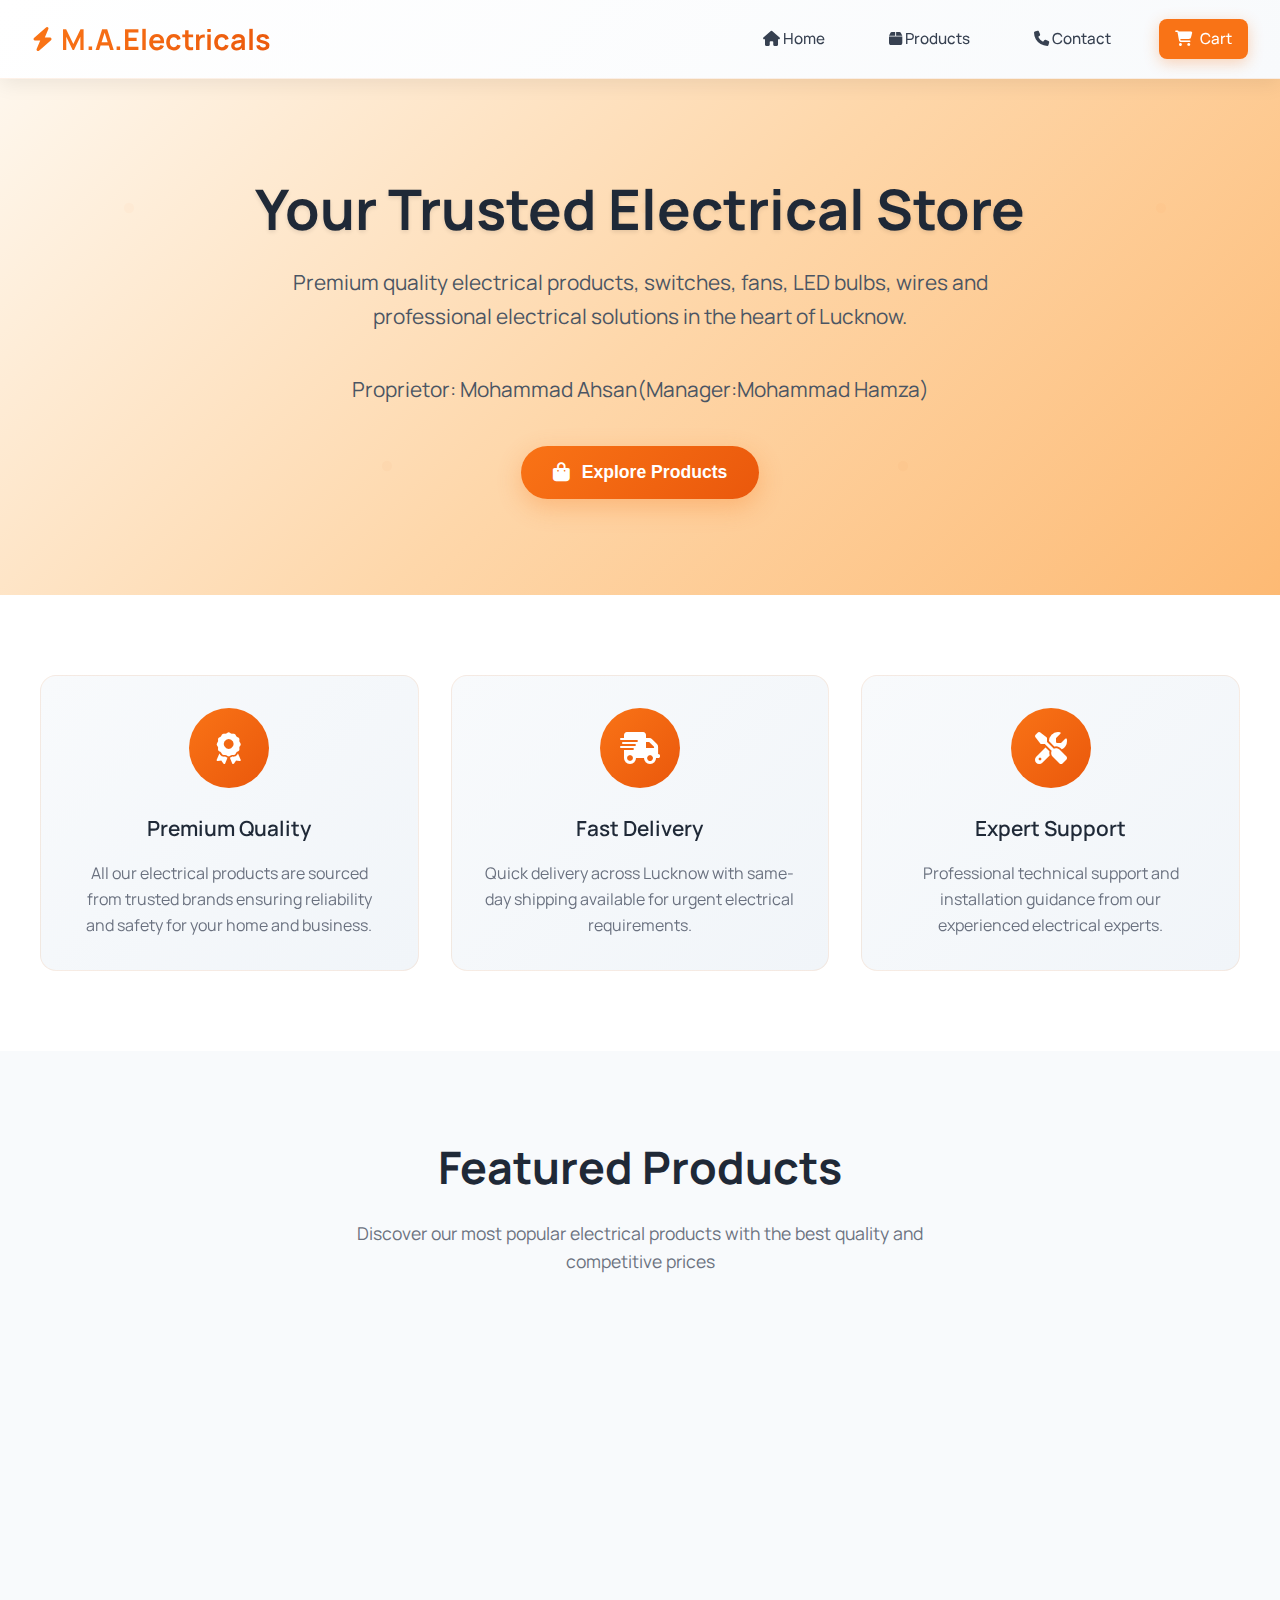
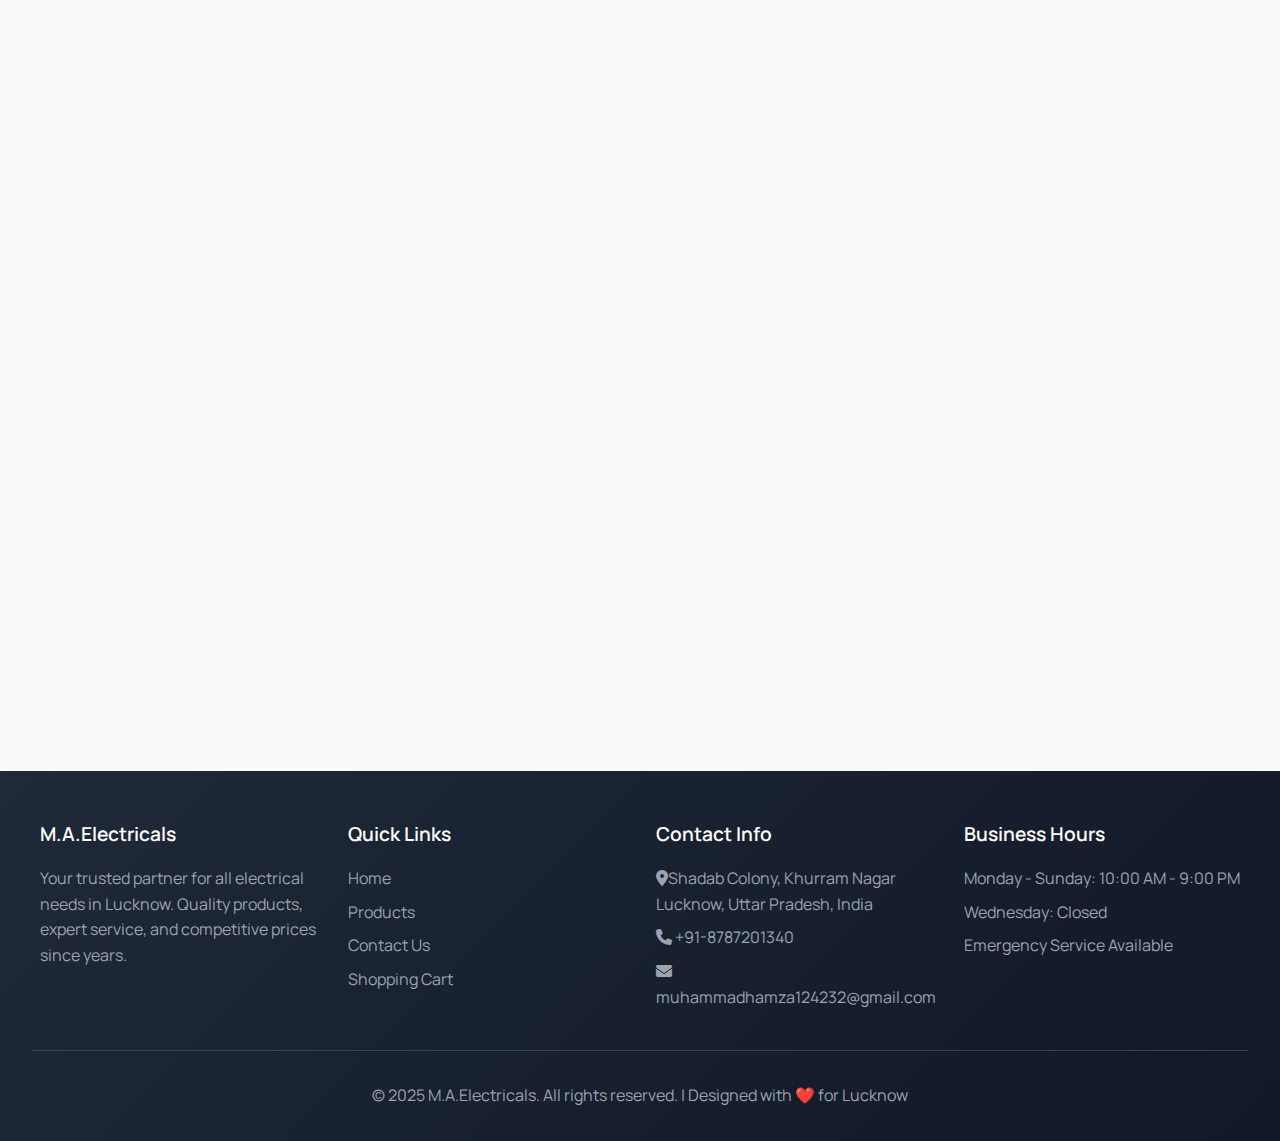
<file: index.html>
<!DOCTYPE html>
<html lang="en">
<head>
  <meta charset="UTF-8" />
  <meta name="viewport" content="width=device-width, initial-scale=1.0" />
  <title>M.A.Electricals - Your Trusted Electrical Store in Lucknow</title>
  <meta name="description" content="M.A.Electricals - Premium electrical products, switches, fans, LED bulbs, wires and more. Serving Lucknow with quality electrical supplies since years.">
  <meta name="keywords" content="electrical store, LED bulbs, ceiling fans, switches, wires, electrical supplies, Lucknow">
  <meta name="author" content="M.A.Electricals">
  
  <!-- Open Graph Tags -->
  <meta property="og:title" content="M.A.Electricals - Your Trusted Electrical Store">
  <meta property="og:description" content="Quality electrical products in Lucknow. LED bulbs, fans, switches, wires and more.">
  <meta property="og:type" content="website">
  
  <link href="https://unpkg.com/aos@2.3.4/dist/aos.css" rel="stylesheet" />
  <link href="https://fonts.googleapis.com/css2?family=Manrope:wght@300;400;500;600;700&display=swap" rel="stylesheet" />
  <link rel="stylesheet" href="https://cdnjs.cloudflare.com/ajax/libs/font-awesome/6.4.0/css/all.min.css" />
  <style>
    :root {
      --primary-color: #f97316;
      --primary-dark: #ea580c;
      --secondary-color: #1f2937;
      --success-color: #16a34a;
      --warning-color: #f59e0b;
      --danger-color: #dc2626;
      --light-bg: #f8fafc;
      --card-shadow: 0 10px 30px rgba(0, 0, 0, 0.08);
      --transition: all 0.3s cubic-bezier(0.4, 0, 0.2, 1);
      --border-radius: 16px;
    }

    * {
      margin: 0;
      padding: 0;
      box-sizing: border-box;
    }

    body {
      font-family: 'Manrope', sans-serif;
      background-color: var(--light-bg);
      color: #1a1a1a;
      overflow-x: hidden;
      line-height: 1.6;
    }

    /* Header Improvements */
    header {
      background: linear-gradient(135deg, #ffffff 0%, #f8fafc 100%);
      padding: 1rem 2rem;
      display: flex;
      justify-content: space-between;
      align-items: center;
      position: sticky;
      top: 0;
      z-index: 1000;
      box-shadow: 0 4px 20px rgba(0, 0, 0, 0.08);
      backdrop-filter: blur(10px);
      border-bottom: 1px solid rgba(249, 115, 22, 0.1);
    }

    .logo {
      display: flex;
      align-items: center;
      gap: 0.5rem;
    }

    .logo h1 {
      font-size: 1.8rem;
      font-weight: 700;
      background: linear-gradient(135deg, var(--primary-color), var(--primary-dark));
      -webkit-background-clip: text;
      -webkit-text-fill-color: transparent;
      background-clip: text;
    }

    .logo i {
      font-size: 1.5rem;
      color: var(--primary-color);
      animation: pulse 2s infinite;
    }

    @keyframes pulse {
      0%, 100% { transform: scale(1); }
      50% { transform: scale(1.1); }
    }

    nav {
      display: flex;
      align-items: center;
    }

    .nav-links {
      display: flex;
      gap: 2rem;
    }

    .nav-links a {
      text-decoration: none;
      color: #374151;
      font-weight: 500;
      font-size: 0.95rem;
      padding: 0.5rem 1rem;
      border-radius: 8px;
      transition: var(--transition);
      position: relative;
    }

    .nav-links a:hover {
      color: var(--primary-color);
      background-color: rgba(249, 115, 22, 0.1);
      transform: translateY(-2px);
    }

    .cart-link {
      display: flex;
      align-items: center;
      gap: 0.5rem;
      background: var(--primary-color);
      color: white !important;
      border-radius: 25px;
      padding: 0.75rem 1.5rem;
      font-weight: 600;
      box-shadow: 0 4px 15px rgba(249, 115, 22, 0.3);
      position: relative;
    }

    .cart-link:hover {
      background: var(--primary-dark) !important;
      transform: translateY(-2px);
      box-shadow: 0 6px 20px rgba(249, 115, 22, 0.4);
    }

    .cart-count {
      position: absolute;
      top: -8px;
      right: -8px;
      background: var(--danger-color);
      color: white;
      border-radius: 50%;
      width: 20px;
      height: 20px;
      font-size: 0.75rem;
      display: flex;
      align-items: center;
      justify-content: center;
      font-weight: bold;
      animation: bounce 0.5s ease;
    }

    @keyframes bounce {
      0%, 20%, 53%, 80%, 100% { transform: translate3d(0,0,0); }
      40%, 43% { transform: translate3d(0,-30px,0); }
      70% { transform: translate3d(0,-15px,0); }
      90% { transform: translate3d(0,-4px,0); }
    }

    .hamburger {
      display: none;
      flex-direction: column;
      cursor: pointer;
      margin-left: 1rem;
      padding: 0.5rem;
      border-radius: 8px;
      transition: var(--transition);
    }

    .hamburger:hover {
      background-color: rgba(249, 115, 22, 0.1);
    }

    .hamburger span {
      height: 3px;
      width: 25px;
      background: #333;
      margin: 3px 0;
      border-radius: 3px;
      transition: var(--transition);
    }

    /* Mobile Navigation */
    @media (max-width: 768px) {
      header {
        padding: 1rem;
      }

      .nav-links {
        display: none;
        position: absolute;
        top: 100%;
        right: 1rem;
        background: white;
        flex-direction: column;
        box-shadow: var(--card-shadow);
        border-radius: var(--border-radius);
        overflow: hidden;
        z-index: 999;
        min-width: 200px;
        gap: 0;
      }

      .nav-links.show {
        display: flex;
        animation: slideDown 0.3s ease;
      }

      @keyframes slideDown {
        from { opacity: 0; transform: translateY(-10px); }
        to { opacity: 1; transform: translateY(0); }
      }

      .nav-links a {
        padding: 1rem 1.5rem;
        border-bottom: 1px solid #f1f5f9;
        margin: 0;
        border-radius: 0;
      }

      .nav-links a:last-child {
        border-bottom: none;
      }

      .hamburger {
        display: flex;
      }

      .logo h1 {
        font-size: 1.5rem;
      }
    }

    /* Enhanced Hero Section */
    .hero {
      background: linear-gradient(135deg, #fef7ed 0%, #fed7aa 50%, #fdba74 100%);
      padding: 6rem 2rem;
      text-align: center;
      position: relative;
      overflow: hidden;
    }

    .hero::before {
      content: '';
      position: absolute;
      top: 0;
      left: 0;
      right: 0;
      bottom: 0;
      background: url('data:image/svg+xml,<svg xmlns="http://www.w3.org/2000/svg" viewBox="0 0 100 100"><defs><pattern id="grain" width="100" height="100" patternUnits="userSpaceOnUse"><circle cx="25" cy="25" r="1" fill="%23f97316" opacity="0.1"/><circle cx="75" cy="75" r="1" fill="%23ea580c" opacity="0.1"/></pattern></defs><rect width="100" height="100" fill="url(%23grain)"/></svg>');
      opacity: 0.3;
    }

    .hero-content {
      position: relative;
      z-index: 2;
      max-width: 800px;
      margin: 0 auto;
    }

    .hero h2 {
      font-size: 3.5rem;
      font-weight: 700;
      margin-bottom: 1.5rem;
      color: #1f2937;
      line-height: 1.2;
      text-shadow: 0 2px 4px rgba(0, 0, 0, 0.1);
    }

    .hero p {
      font-size: 1.3rem;
      margin-bottom: 2.5rem;
      color: #4b5563;
      font-weight: 400;
      line-height: 1.6;
    }

    .cta-button {
      display: inline-flex;
      align-items: center;
      gap: 0.75rem;
      background: linear-gradient(135deg, var(--primary-color), var(--primary-dark));
      color: white;
      padding: 1rem 2rem;
      border-radius: 50px;
      text-decoration: none;
      font-weight: 600;
      font-size: 1.1rem;
      transition: var(--transition);
      box-shadow: 0 8px 25px rgba(249, 115, 22, 0.3);
      border: none;
      cursor: pointer;
    }

    .cta-button:hover {
      transform: translateY(-3px);
      box-shadow: 0 12px 35px rgba(249, 115, 22, 0.4);
    }

    .cta-button i {
      font-size: 1.2rem;
    }

    /* Features Section */
    .features {
      padding: 5rem 2rem;
      background: white;
    }

    .features-grid {
      display: grid;
      grid-template-columns: repeat(auto-fit, minmax(280px, 1fr));
      gap: 2rem;
      max-width: 1200px;
      margin: 0 auto;
    }

    .feature-card {
      text-align: center;
      padding: 2rem;
      border-radius: var(--border-radius);
      background: linear-gradient(135deg, #f8fafc 0%, #f1f5f9 100%);
      transition: var(--transition);
      border: 1px solid rgba(249, 115, 22, 0.1);
    }

    .feature-card:hover {
      transform: translateY(-8px);
      box-shadow: var(--card-shadow);
      border-color: rgba(249, 115, 22, 0.2);
    }

    .feature-icon {
      width: 80px;
      height: 80px;
      background: linear-gradient(135deg, var(--primary-color), var(--primary-dark));
      border-radius: 50%;
      display: flex;
      align-items: center;
      justify-content: center;
      margin: 0 auto 1.5rem;
      color: white;
      font-size: 2rem;
    }

    .feature-card h3 {
      font-size: 1.3rem;
      font-weight: 600;
      margin-bottom: 1rem;
      color: #1f2937;
    }

    .feature-card p {
      color: #6b7280;
      line-height: 1.6;
    }

    /* Enhanced Products Section */
    .products {
      padding: 5rem 2rem;
      background: var(--light-bg);
    }

    .products-header {
      text-align: center;
      margin-bottom: 3rem;
      max-width: 600px;
      margin-left: auto;
      margin-right: auto;
    }

    .products h3 {
      font-size: 2.8rem;
      font-weight: 700;
      margin-bottom: 1rem;
      color: #1f2937;
    }

    .products-subtitle {
      font-size: 1.1rem;
      color: #6b7280;
      margin-bottom: 2rem;
    }

    .product-grid {
      display: grid;
      grid-template-columns: repeat(auto-fit, minmax(300px, 1fr));
      gap: 2rem;
      max-width: 1400px;
      margin: 0 auto;
    }

    .product {
      background: white;
      border-radius: var(--border-radius);
      overflow: hidden;
      box-shadow: 0 4px 15px rgba(0, 0, 0, 0.05);
      transition: var(--transition);
      border: 1px solid rgba(0, 0, 0, 0.05);
      position: relative;
    }

    .product:hover {
      transform: translateY(-8px);
      box-shadow: var(--card-shadow);
      border-color: rgba(249, 115, 22, 0.2);
    }

    .product-image {
      position: relative;
      overflow: hidden;
      height: 250px;
    }

    .product img {
      width: 100%;
      height: 100%;
      object-fit: cover;
      transition: var(--transition);
    }

    .product:hover img {
      transform: scale(1.05);
    }

    .product-badge {
      position: absolute;
      top: 1rem;
      left: 1rem;
      background: var(--primary-color);
      color: white;
      padding: 0.3rem 0.8rem;
      border-radius: 20px;
      font-size: 0.8rem;
      font-weight: 600;
    }

    .product-content {
      padding: 1.5rem;
    }

    .product-content h4 {
      font-size: 1.3rem;
      font-weight: 600;
      margin-bottom: 0.5rem;
      color: #1f2937;
      line-height: 1.3;
    }

    .product-price {
      font-size: 1.4rem;
      font-weight: 700;
      color: var(--primary-color);
      margin-bottom: 1rem;
    }

    .product-actions {
      display: flex;
      gap: 0.75rem;
      align-items: center;
    }

    .add-to-cart-btn {
      flex: 1;
      background: linear-gradient(135deg, var(--primary-color), var(--primary-dark));
      color: white;
      border: none;
      padding: 0.75rem 1.5rem;
      border-radius: 8px;
      font-weight: 600;
      font-size: 0.95rem;
      cursor: pointer;
      transition: var(--transition);
      display: flex;
      align-items: center;
      justify-content: center;
      gap: 0.5rem;
    }

    .add-to-cart-btn:hover {
      transform: translateY(-2px);
      box-shadow: 0 6px 20px rgba(249, 115, 22, 0.3);
    }

    .add-to-cart-btn:active {
      transform: translateY(0);
    }

    .quick-view-btn {
      background: white;
      border: 2px solid var(--primary-color);
      color: var(--primary-color);
      padding: 0.75rem;
      border-radius: 8px;
      cursor: pointer;
      transition: var(--transition);
      display: flex;
      align-items: center;
      justify-content: center;
    }

    .quick-view-btn:hover {
      background: var(--primary-color);
      color: white;
      transform: translateY(-2px);
    }

    /* Toast Notifications */
    .toast {
      position: fixed;
      top: 2rem;
      right: 2rem;
      background: linear-gradient(135deg, var(--success-color), #15803d);
      color: white;
      padding: 1rem 1.5rem;
      border-radius: 12px;
      font-weight: 600;
      font-size: 0.95rem;
      display: none;
      z-index: 9999;
      box-shadow: 0 10px 30px rgba(22, 163, 74, 0.3);
      animation: slideInRight 0.3s ease;
      min-width: 250px;
    }

    @keyframes slideInRight {
      from { transform: translateX(100%); opacity: 0; }
      to { transform: translateX(0); opacity: 1; }
    }

    .toast.show {
      display: flex;
      align-items: center;
      gap: 0.75rem;
    }

    .toast i {
      font-size: 1.2rem;
    }

    /* Enhanced Footer */
    footer {
      background: linear-gradient(135deg, #1f2937 0%, #111827 100%);
      color: #e5e7eb;
      padding: 3rem 2rem 2rem;
      margin-top: 5rem;
    }

    .footer-content {
      max-width: 1200px;
      margin: 0 auto;
      display: grid;
      grid-template-columns: repeat(auto-fit, minmax(250px, 1fr));
      gap: 2rem;
      margin-bottom: 2rem;
    }

    .footer-section h4 {
      font-size: 1.2rem;
      font-weight: 600;
      margin-bottom: 1rem;
      color: white;
    }

    .footer-section p,
    .footer-section a {
      color: #9ca3af;
      text-decoration: none;
      margin-bottom: 0.5rem;
      display: block;
      transition: var(--transition);
    }

    .footer-section a:hover {
      color: var(--primary-color);
    }

    .footer-bottom {
      text-align: center;
      padding-top: 2rem;
      border-top: 1px solid #374151;
      color: #9ca3af;
    }

    /* Loading States */
    .loading {
      display: inline-block;
      width: 20px;
      height: 20px;
      border: 3px solid rgba(255, 255, 255, 0.3);
      border-radius: 50%;
      border-top-color: white;
      animation: spin 1s ease-in-out infinite;
    }

    @keyframes spin {
      to { transform: rotate(360deg); }
    }

    /* Responsive Design */
    @media (max-width: 768px) {
      .hero {
        padding: 4rem 1rem;
      }

      .hero h2 {
        font-size: 2.5rem;
      }

      .hero p {
        font-size: 1.1rem;
      }

      .products h3 {
        font-size: 2.2rem;
      }

      .product-grid {
        grid-template-columns: 1fr;
        gap: 1.5rem;
      }

      .features {
        padding: 3rem 1rem;
      }

      .toast {
        top: 1rem;
        right: 1rem;
        left: 1rem;
        min-width: auto;
      }
    }

    @media (max-width: 480px) {
      .hero h2 {
        font-size: 2rem;
      }

      .cta-button {
        padding: 0.875rem 1.5rem;
        font-size: 1rem;
      }

      .product-content {
        padding: 1rem;
      }
    }
  </style>
</head>

<body>
  <header>
    <div class="logo">
      <i class="fas fa-bolt"></i>
      <h1>M.A.Electricals</h1>
    </div>

    <div class="hamburger" onclick="toggleMenu()">
      <span></span>
      <span></span>
      <span></span>
    </div>

    <nav>
      <div class="nav-links" id="navLinks">
        <a href="#"><i class="fas fa-home"></i> Home</a>
        <a href="./pages/productdetail.html"><i class="fas fa-box"></i> Products</a>
        <a href="./pages/ContactUs.html"><i class="fas fa-phone"></i> Contact</a>
        <a href="./pages/cart.html" class="cart-link">
          <i class="fas fa-shopping-cart"></i> Cart
          <span class="cart-count" id="cartCount" style="display: none;">0</span>
        </a>
      </div>
    </nav>
  </header>

  <div class="toast" id="toast">
    <i class="fas fa-check-circle"></i>
    <span>Added to cart successfully!</span>
  </div>

  <section class="hero">
    <div class="hero-content">
      <h2>Your Trusted Electrical Store</h2>
      <p>Premium quality electrical products, switches, fans, LED bulbs, wires and professional electrical solutions in the heart of Lucknow.</p>
      <p>Proprietor: Mohammad Ahsan(Manager:Mohammad Hamza)</p>
      <button class="cta-button" onclick="window.location.href='./pages/productdetail.html'">
        <i class="fas fa-shopping-bag"></i>
        Explore Products
      </button>
    </div>
  </section>

  <!-- Features Section -->
  <section class="features">
    <div class="features-grid">
      <div class="feature-card" data-aos="fade-up">
        <div class="feature-icon">
          <i class="fas fa-award"></i>
        </div>
        <h3>Premium Quality</h3>
        <p>All our electrical products are sourced from trusted brands ensuring reliability and safety for your home and business.</p>
      </div>
      <div class="feature-card" data-aos="fade-up" data-aos-delay="100">
        <div class="feature-icon">
          <i class="fas fa-shipping-fast"></i>
        </div>
        <h3>Fast Delivery</h3>
        <p>Quick delivery across Lucknow with same-day shipping available for urgent electrical requirements.</p>
      </div>
      <div class="feature-card" data-aos="fade-up" data-aos-delay="200">
        <div class="feature-icon">
          <i class="fas fa-tools"></i>
        </div>
        <h3>Expert Support</h3>
        <p>Professional technical support and installation guidance from our experienced electrical experts.</p>
      </div>
    </div>
  </section>

  <section class="products" id="products">
    <div class="products-header">
      <h3>Featured Products</h3>
      <p class="products-subtitle">Discover our most popular electrical products with the best quality and competitive prices</p>
    </div>
    <div class="product-grid">
      <div class="product" data-aos="fade-up">
        <div class="product-image">
          <img src="./images/61htYg6TZiL.jpg" alt="Premium LED Bulb" />
          <div class="product-badge">Popular</div>
        </div>
        <div class="product-content">
          <h4>Premium LED Bulb</h4>
          <div class="product-price">₹120</div>
          <div class="product-actions">
            <button class="add-to-cart-btn" onclick="addToCart('Premium LED Bulb', 120, './images/61htYg6TZiL.jpg')">
              <i class="fas fa-cart-plus"></i>
              Add to Cart
            </button>
            <button class="quick-view-btn" onclick="quickView('Premium LED Bulb', 120, './images/61htYg6TZiL.jpg')">
              <i class="fas fa-eye"></i>
            </button>
          </div>
        </div>
      </div>

      <div class="product" data-aos="fade-up" data-aos-delay="100">
        <div class="product-image">
          <img src="./images/commercial-electric-ceiling-fans-without-lights-ak366a-tm-64_1000.avif" alt="Premium Ceiling Fan" />
          <div class="product-badge">Best Seller</div>
        </div>
        <div class="product-content">
          <h4>Premium Ceiling Fan</h4>
          <div class="product-price">₹1,450</div>
          <div class="product-actions">
            <button class="add-to-cart-btn" onclick="addToCart('Premium Ceiling Fan', 1450, './images/commercial-electric-ceiling-fans-without-lights-ak366a-tm-64_1000.avif')">
              <i class="fas fa-cart-plus"></i>
              Add to Cart
            </button>
            <button class="quick-view-btn" onclick="quickView('Premium Ceiling Fan', 1450, './images/commercial-electric-ceiling-fans-without-lights-ak366a-tm-64_1000.avif')">
              <i class="fas fa-eye"></i>
            </button>
          </div>
        </div>
      </div>

      <div class="product" data-aos="fade-up" data-aos-delay="200">
        <div class="product-image">
          <img src="./images/Switchboards.avif" alt="Modular Switchboards" />
          <div class="product-badge">New</div>
        </div>
        <div class="product-content">
          <h4>Modular Switchboards</h4>
          <div class="product-price">₹300</div>
          <div class="product-actions">
            <button class="add-to-cart-btn" onclick="addToCart('Modular Switchboards', 300, './images/Switchboards.avif')">
              <i class="fas fa-cart-plus"></i>
              Add to Cart
            </button>
            <button class="quick-view-btn" onclick="quickView('Modular Switchboards', 300, './images/Switchboards.avif')">
              <i class="fas fa-eye"></i>
            </button>
          </div>
        </div>
      </div>

      <div class="product" data-aos="fade-up" data-aos-delay="300">
        <div class="product-image">
          <img src="./images/Wires.webp" alt="Premium Electrical Wires" />
          <div class="product-badge">Quality</div>
        </div>
        <div class="product-content">
          <h4>Premium Electrical Wires</h4>
          <div class="product-price">₹550</div>
          <div class="product-actions">
            <button class="add-to-cart-btn" onclick="addToCart('Premium Electrical Wires', 550, './images/Wires.webp')">
              <i class="fas fa-cart-plus"></i>
              Add to Cart
            </button>
            <button class="quick-view-btn" onclick="quickView('Premium Electrical Wires', 550, './images/Wires.webp')">
              <i class="fas fa-eye"></i>
            </button>
          </div>
        </div>
      </div>
    </div>
  </section>

  <footer>
    <div class="footer-content">
      <div class="footer-section">
        <h4>M.A.Electricals</h4>
        <p>Your trusted partner for all electrical needs in Lucknow. Quality products, expert service, and competitive prices since years.</p>
      </div>
      <div class="footer-section">
        <h4>Quick Links</h4>
        <a href="#">Home</a>
        <a href="./pages/productdetail.html">Products</a>
        <a href="./pages/ContactUs.html">Contact Us</a>
        <a href="./pages/cart.html">Shopping Cart</a>
      </div>
      <div class="footer-section">
        <h4>Contact Info</h4>
        <p><i class="fas fa-map-marker-alt"></i>Shadab Colony, Khurram Nagar Lucknow, Uttar Pradesh, India</p>
        <p><i class="fas fa-phone"></i> +91-8787201340</p>
        <p><i class="fas fa-envelope"></i> muhammadhamza124232@gmail.com</p>
      </div>
      <div class="footer-section">
        <h4>Business Hours</h4>
        <p>Monday - Sunday: 10:00 AM - 9:00 PM</p>
        <p>Wednesday: Closed</p>
        <p>Emergency Service Available</p>
      </div>
    </div>
    <div class="footer-bottom">
      <p>&copy; 2025 M.A.Electricals. All rights reserved. | Designed with ❤️ for Lucknow</p>
    </div>
  </footer>

  <script src="https://unpkg.com/aos@2.3.4/dist/aos.js"></script>
  <script>
    // Initialize AOS animations
    AOS.init({
      duration: 800,
      once: true,
      offset: 100
    });

    // Enhanced cart functionality
    function addToCart(name, price, image = '') {
      try {
        const cart = JSON.parse(localStorage.getItem('cart')) || [];
        const existing = cart.find(item => item.name === name);
        
        if (existing) {
          existing.quantity += 1;
        } else {
          cart.push({ 
            name: name, 
            price: parseFloat(price), 
            quantity: 1, 
            image: image || '',
            id: Date.now() + Math.random() // Add unique ID
          });
        }
        
        localStorage.setItem('cart', JSON.stringify(cart));
        updateCartCount();
        showToast(`${name} added to cart!`, 'success');
        
        // Add button loading state
        const btn = event.target;
        const originalContent = btn.innerHTML;
        btn.innerHTML = '<div class="loading"></div> Adding...';
        btn.disabled = true;
        
        setTimeout(() => {
          btn.innerHTML = originalContent;
          btn.disabled = false;
        }, 800);
        
      } catch (error) {
        showToast('Error adding item to cart', 'error');
        console.error('Cart error:', error);
      }
    }

    // Quick view functionality
    function quickView(name, price, image) {
      const modal = document.createElement('div');
      modal.className = 'quick-view-modal';
      modal.innerHTML = `
        <div class="quick-view-content">
          <button class="close-btn" onclick="closeQuickView()">&times;</button>
          <div class="quick-view-image">
            <img src="${image}" alt="${name}">
          </div>
          <div class="quick-view-details">
            <h3>${name}</h3>
            <div class="price">₹${price.toLocaleString()}</div>
            <p>High-quality electrical product from trusted brands. Perfect for residential and commercial use.</p>
            <div class="quick-view-actions">
              <button class="add-to-cart-btn" onclick="addToCart('${name}', ${price}, '${image}'); closeQuickView();">
                <i class="fas fa-cart-plus"></i> Add to Cart
              </button>
              <button class="view-details-btn" onclick="window.location.href='./pages/productdetail.html'">
                <i class="fas fa-info-circle"></i> View Details
              </button>
            </div>
          </div>
        </div>
      `;
      
      document.body.appendChild(modal);
      modal.style.display = 'flex';
      document.body.style.overflow = 'hidden';
      
      // Add modal styles dynamically
      if (!document.querySelector('#quick-view-styles')) {
        const styles = document.createElement('style');
        styles.id = 'quick-view-styles';
        styles.textContent = `
          .quick-view-modal {
            position: fixed;
            top: 0;
            left: 0;
            width: 100%;
            height: 100%;
            background: rgba(0, 0, 0, 0.8);
            display: flex;
            align-items: center;
            justify-content: center;
            z-index: 10000;
            animation: fadeIn 0.3s ease;
          }
          .quick-view-content {
            background: white;
            border-radius: 20px;
            max-width: 600px;
            width: 90%;
            max-height: 80vh;
            overflow-y: auto;
            position: relative;
            display: flex;
            gap: 2rem;
            padding: 2rem;
            animation: slideUp 0.3s ease;
          }
          @keyframes slideUp {
            from { transform: translateY(50px); opacity: 0; }
            to { transform: translateY(0); opacity: 1; }
          }
          .close-btn {
            position: absolute;
            top: 1rem;
            right: 1rem;
            background: none;
            border: none;
            font-size: 2rem;
            cursor: pointer;
            color: #666;
            z-index: 1;
          }
          .quick-view-image {
            flex: 1;
          }
          .quick-view-image img {
            width: 100%;
            height: 200px;
            object-fit: cover;
            border-radius: 12px;
          }
          .quick-view-details {
            flex: 1;
          }
          .quick-view-details h3 {
            font-size: 1.5rem;
            margin-bottom: 0.5rem;
            color: #1f2937;
          }
          .quick-view-details .price {
            font-size: 1.5rem;
            font-weight: 700;
            color: var(--primary-color);
            margin-bottom: 1rem;
          }
          .quick-view-details p {
            color: #6b7280;
            margin-bottom: 1.5rem;
            line-height: 1.6;
          }
          .quick-view-actions {
            display: flex;
            gap: 1rem;
            flex-direction: column;
          }
          .view-details-btn {
            background: white;
            border: 2px solid var(--primary-color);
            color: var(--primary-color);
            padding: 0.75rem 1.5rem;
            border-radius: 8px;
            font-weight: 600;
            cursor: pointer;
            transition: var(--transition);
            display: flex;
            align-items: center;
            justify-content: center;
            gap: 0.5rem;
          }
          .view-details-btn:hover {
            background: var(--primary-color);
            color: white;
          }
          @media (max-width: 768px) {
            .quick-view-content {
              flex-direction: column;
              max-width: 90%;
              padding: 1.5rem;
            }
          }
        `;
        document.head.appendChild(styles);
      }
    }

    function closeQuickView() {
      const modal = document.querySelector('.quick-view-modal');
      if (modal) {
        modal.remove();
        document.body.style.overflow = 'auto';
      }
    }

    // Enhanced toast notifications
    function showToast(message, type = 'success') {
      const toast = document.getElementById("toast");
      const icon = type === 'success' ? 'fas fa-check-circle' : 'fas fa-exclamation-circle';
      const bgColor = type === 'success' ? 'var(--success-color)' : 'var(--danger-color)';
      
      toast.innerHTML = `<i class="${icon}"></i><span>${message}</span>`;
      toast.style.background = `linear-gradient(135deg, ${bgColor}, ${bgColor}dd)`;
      toast.classList.add('show');
      
      setTimeout(() => {
        toast.classList.remove('show');
      }, 3000);
    }

    // Update cart count in header
    function updateCartCount() {
      try {
        const cart = JSON.parse(localStorage.getItem('cart')) || [];
        const totalItems = cart.reduce((sum, item) => sum + (item.quantity || 1), 0);
        const cartCount = document.getElementById('cartCount');
        
        if (cartCount) {
          if (totalItems > 0) {
            cartCount.textContent = totalItems;
            cartCount.style.display = 'flex';
          } else {
            cartCount.style.display = 'none';
          }
        }
      } catch (error) {
        console.error('Error updating cart count:', error);
      }
    }

    // Mobile menu toggle with animation
    function toggleMenu() {
      const navLinks = document.getElementById("navLinks");
      const hamburger = document.querySelector('.hamburger');
      
      navLinks.classList.toggle("show");
      hamburger.classList.toggle('active');
      
      // Add hamburger animation
      const spans = hamburger.querySelectorAll('span');
      if (hamburger.classList.contains('active')) {
        spans[0].style.transform = 'rotate(45deg) translate(7px, 7px)';
        spans[1].style.opacity = '0';
        spans[2].style.transform = 'rotate(-45deg) translate(7px, -7px)';
      } else {
        spans[0].style.transform = 'none';
        spans[1].style.opacity = '1';
        spans[2].style.transform = 'none';
      }
    }

    // Close mobile menu when clicking outside
    document.addEventListener('click', function(e) {
      const navLinks = document.getElementById("navLinks");
      const hamburger = document.querySelector('.hamburger');
      
      if (!hamburger.contains(e.target) && !navLinks.contains(e.target)) {
        navLinks.classList.remove("show");
        hamburger.classList.remove('active');
        
        const spans = hamburger.querySelectorAll('span');
        spans[0].style.transform = 'none';
        spans[1].style.opacity = '1';
        spans[2].style.transform = 'none';
      }
    });

    // Smooth scrolling for anchor links
    document.querySelectorAll('a[href^="#"]').forEach(anchor => {
      anchor.addEventListener('click', function (e) {
        e.preventDefault();
        const targetId = this.getAttribute('href').substring(1);
        const targetElement = document.getElementById(targetId);
        
        if (targetElement) {
          targetElement.scrollIntoView({
            behavior: 'smooth',
            block: 'start'
          });
        }
      });
    });

    // Performance optimization: Intersection Observer for images
    const imageObserver = new IntersectionObserver((entries) => {
      entries.forEach(entry => {
        if (entry.isIntersecting) {
          const img = entry.target;
          if (img.dataset.src) {
            img.src = img.dataset.src;
            img.removeAttribute('data-src');
            imageObserver.unobserve(img);
          }
        }
      });
    });

    // Initialize on page load
    document.addEventListener('DOMContentLoaded', function() {
      updateCartCount();
      
      // Observe all images for lazy loading
      document.querySelectorAll('img[data-src]').forEach(img => {
        imageObserver.observe(img);
      });
      
      // Add loading states to all buttons
      document.querySelectorAll('button').forEach(btn => {
        btn.addEventListener('click', function() {
          if (!this.disabled && this.classList.contains('add-to-cart-btn')) {
            this.style.transform = 'scale(0.95)';
            setTimeout(() => {
              this.style.transform = 'scale(1)';
            }, 150);
          }
        });
      });
    });

    // Error handling for cart operations
    window.addEventListener('error', function(e) {
      console.error('Application error:', e.error);
      showToast('Something went wrong. Please try again.', 'error');
    });

    // Handle network status
    window.addEventListener('online', () => {
      showToast('Connection restored', 'success');
    });

    window.addEventListener('offline', () => {
      showToast('You are offline', 'error');
    });
  </script>
</body>
</html>
</file>
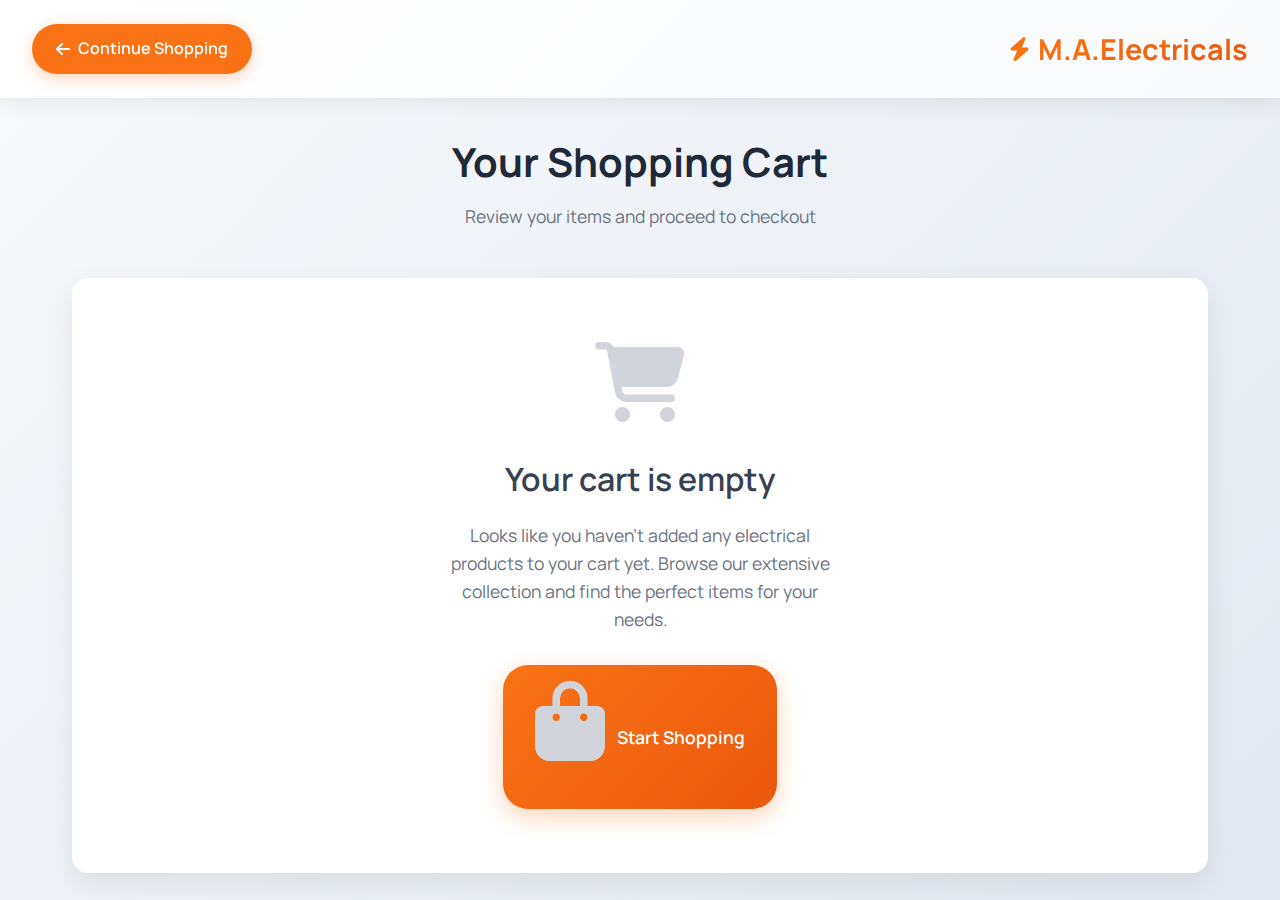
<file: pages/cart.html>
<!DOCTYPE html>
<html lang="en">
<head>
  <meta charset="UTF-8" />
  <meta name="viewport" content="width=device-width, initial-scale=1.0"/>
  <title>Shopping Cart - M.A.Electricals | Your Electrical Shopping Cart</title>
  <meta name="description" content="Review your selected electrical products and proceed to checkout at M.A.Electricals.">
  <link href="https://fonts.googleapis.com/css2?family=Manrope:wght@300;400;500;600;700&display=swap" rel="stylesheet">
  <link rel="stylesheet" href="https://cdnjs.cloudflare.com/ajax/libs/font-awesome/6.4.0/css/all.min.css" />
  <style>
    :root {
      --primary-color: #f97316;
      --primary-dark: #ea580c;
      --secondary-color: #1f2937;
      --success-color: #16a34a;
      --danger-color: #dc2626;
      --light-bg: #f8fafc;
      --card-shadow: 0 10px 30px rgba(0, 0, 0, 0.08);
      --transition: all 0.3s cubic-bezier(0.4, 0, 0.2, 1);
      --border-radius: 16px;
    }

    * {
      margin: 0;
      padding: 0;
      box-sizing: border-box;
    }

    body {
      font-family: 'Manrope', sans-serif;
      background: linear-gradient(135deg, var(--light-bg) 0%, #e2e8f0 100%);
      color: #1a1a1a;
      line-height: 1.6;
      min-height: 100vh;
    }

    /* Enhanced Header */
    header {
      background: linear-gradient(135deg, #ffffff 0%, #f8fafc 100%);
      padding: 1.5rem 2rem;
      display: flex;
      justify-content: space-between;
      align-items: center;
      box-shadow: 0 4px 20px rgba(0, 0, 0, 0.08);
      backdrop-filter: blur(10px);
      position: sticky;
      top: 0;
      z-index: 100;
    }

    .header-content {
      display: flex;
      align-items: center;
      gap: 1rem;
    }

    .back-btn {
      background: var(--primary-color);
      color: white;
      border: none;
      padding: 0.75rem 1.5rem;
      border-radius: 25px;
      text-decoration: none;
      font-weight: 600;
      display: flex;
      align-items: center;
      gap: 0.5rem;
      transition: var(--transition);
      box-shadow: 0 4px 15px rgba(249, 115, 22, 0.3);
    }

    .back-btn:hover {
      background: var(--primary-dark);
      transform: translateY(-2px);
      box-shadow: 0 6px 20px rgba(249, 115, 22, 0.4);
    }

    .logo {
      display: flex;
      align-items: center;
      gap: 0.5rem;
    }

    .logo h1 {
      font-size: 1.8rem;
      font-weight: 700;
      background: linear-gradient(135deg, var(--primary-color), var(--primary-dark));
      -webkit-background-clip: text;
      -webkit-text-fill-color: transparent;
      background-clip: text;
    }

    .logo i {
      font-size: 1.5rem;
      color: var(--primary-color);
    }

    /* Main Container */
    .container {
      max-width: 1200px;
      margin: 2rem auto;
      padding: 0 2rem;
    }

    .page-title {
      text-align: center;
      margin-bottom: 3rem;
    }

    .page-title h2 {
      font-size: 2.5rem;
      font-weight: 700;
      color: #1f2937;
      margin-bottom: 0.5rem;
    }

    .page-title p {
      color: #6b7280;
      font-size: 1.1rem;
    }

    /* Cart Layout */
    .cart-layout {
      display: grid;
      grid-template-columns: 1fr 400px;
      gap: 2rem;
      align-items: start;
    }

    /* Cart Items Section */
    .cart-items {
      background: white;
      border-radius: var(--border-radius);
      padding: 2rem;
      box-shadow: var(--card-shadow);
      border: 1px solid rgba(0, 0, 0, 0.05);
    }

    .cart-header {
      display: flex;
      justify-content: space-between;
      align-items: center;
      margin-bottom: 2rem;
      padding-bottom: 1rem;
      border-bottom: 2px solid #f1f5f9;
    }

    .cart-header h3 {
      font-size: 1.5rem;
      font-weight: 600;
      color: #1f2937;
    }

    .clear-cart-btn {
      background: none;
      border: 2px solid var(--danger-color);
      color: var(--danger-color);
      padding: 0.5rem 1rem;
      border-radius: 8px;
      font-weight: 500;
      cursor: pointer;
      transition: var(--transition);
      display: flex;
      align-items: center;
      gap: 0.5rem;
    }

    .clear-cart-btn:hover {
      background: var(--danger-color);
      color: white;
    }

    .cart-item {
      display: flex;
      align-items: center;
      gap: 1.5rem;
      padding: 1.5rem 0;
      border-bottom: 1px solid #f1f5f9;
      position: relative;
      transition: var(--transition);
    }

    .cart-item:hover {
      background: #f9fafb;
      border-radius: 12px;
      padding-left: 1rem;
      padding-right: 1rem;
    }

    .cart-item:last-child {
      border-bottom: none;
    }

    .item-image {
      width: 100px;
      height: 100px;
      border-radius: 12px;
      overflow: hidden;
      flex-shrink: 0;
      box-shadow: 0 4px 15px rgba(0, 0, 0, 0.1);
    }

    .item-image img {
      width: 100%;
      height: 100%;
      object-fit: cover;
      transition: var(--transition);
    }

    .cart-item:hover .item-image img {
      transform: scale(1.05);
    }

    .item-details {
      flex: 1;
    }

    .item-name {
      font-size: 1.2rem;
      font-weight: 600;
      color: #1f2937;
      margin-bottom: 0.5rem;
      line-height: 1.3;
    }

    .item-price {
      font-size: 1.1rem;
      font-weight: 600;
      color: var(--primary-color);
    }

    .item-controls {
      display: flex;
      align-items: center;
      gap: 1rem;
    }

    .quantity-controls {
      display: flex;
      align-items: center;
      border: 2px solid #e5e7eb;
      border-radius: 8px;
      overflow: hidden;
      background: white;
    }

    .qty-btn {
      background: #f9fafb;
      border: none;
      width: 40px;
      height: 40px;
      display: flex;
      align-items: center;
      justify-content: center;
      cursor: pointer;
      transition: var(--transition);
      font-weight: 600;
    }

    .qty-btn:hover {
      background: var(--primary-color);
      color: white;
    }

    .qty-btn:disabled {
      opacity: 0.5;
      cursor: not-allowed;
    }

    .qty-display {
      width: 60px;
      height: 40px;
      display: flex;
      align-items: center;
      justify-content: center;
      font-weight: 600;
      background: white;
      border: none;
    }

    .remove-btn {
      background: none;
      border: none;
      color: var(--danger-color);
      font-size: 1.2rem;
      cursor: pointer;
      padding: 0.5rem;
      border-radius: 50%;
      transition: var(--transition);
      width: 40px;
      height: 40px;
      display: flex;
      align-items: center;
      justify-content: center;
    }

    .remove-btn:hover {
      background: var(--danger-color);
      color: white;
      transform: scale(1.1);
    }

    /* Cart Summary */
    .cart-summary {
      background: white;
      border-radius: var(--border-radius);
      padding: 2rem;
      box-shadow: var(--card-shadow);
      border: 1px solid rgba(0, 0, 0, 0.05);
      position: sticky;
      top: 120px;
    }

    .summary-header {
      text-align: center;
      margin-bottom: 2rem;
    }

    .summary-header h3 {
      font-size: 1.5rem;
      font-weight: 600;
      color: #1f2937;
    }

    .summary-item {
      display: flex;
      justify-content: space-between;
      align-items: center;
      padding: 0.75rem 0;
      border-bottom: 1px solid #f1f5f9;
    }

    .summary-item:last-child {
      border-bottom: none;
      padding-top: 1rem;
      font-weight: 700;
      font-size: 1.2rem;
      color: #1f2937;
    }

    .summary-label {
      color: #6b7280;
    }

    .summary-value {
      font-weight: 600;
      color: #1f2937;
    }

    .total-value {
      font-size: 1.4rem;
      color: var(--primary-color);
    }

    .checkout-btn {
      width: 100%;
      background: linear-gradient(135deg, var(--primary-color), var(--primary-dark));
      color: white;
      border: none;
      padding: 1rem 2rem;
      font-size: 1.1rem;
      font-weight: 600;
      border-radius: 12px;
      cursor: pointer;
      transition: var(--transition);
      margin-top: 2rem;
      display: flex;
      align-items: center;
      justify-content: center;
      gap: 0.75rem;
      box-shadow: 0 8px 25px rgba(249, 115, 22, 0.3);
    }

    .checkout-btn:hover {
      transform: translateY(-3px);
      box-shadow: 0 12px 35px rgba(249, 115, 22, 0.4);
    }

    .checkout-btn:disabled {
      opacity: 0.7;
      cursor: not-allowed;
      transform: none;
    }

    /* Empty Cart */
    .empty-cart {
      text-align: center;
      padding: 4rem 2rem;
      background: white;
      border-radius: var(--border-radius);
      box-shadow: var(--card-shadow);
    }

    .empty-cart i {
      font-size: 5rem;
      color: #d1d5db;
      margin-bottom: 2rem;
    }

    .empty-cart h3 {
      font-size: 2rem;
      font-weight: 600;
      color: #374151;
      margin-bottom: 1rem;
    }

    .empty-cart p {
      color: #6b7280;
      font-size: 1.1rem;
      margin-bottom: 2rem;
      max-width: 400px;
      margin-left: auto;
      margin-right: auto;
    }

    .shop-now-btn {
      background: linear-gradient(135deg, var(--primary-color), var(--primary-dark));
      color: white;
      border: none;
      padding: 1rem 2rem;
      font-size: 1.1rem;
      font-weight: 600;
      border-radius: 25px;
      cursor: pointer;
      transition: var(--transition);
      text-decoration: none;
      display: inline-flex;
      align-items: center;
      gap: 0.75rem;
      box-shadow: 0 8px 25px rgba(249, 115, 22, 0.3);
    }

    .shop-now-btn:hover {
      transform: translateY(-3px);
      box-shadow: 0 12px 35px rgba(249, 115, 22, 0.4);
    }

    /* Animations */
    @keyframes fadeIn {
      from { opacity: 0; transform: translateY(20px); }
      to { opacity: 1; transform: translateY(0); }
    }

    @keyframes slideOut {
      from { opacity: 1; transform: translateX(0); }
      to { opacity: 0; transform: translateX(100%); }
    }

    .cart-item {
      animation: fadeIn 0.5s ease;
    }

    .cart-item.removing {
      animation: slideOut 0.3s ease forwards;
    }

    /* Toast Notification */
    .toast {
      position: fixed;
      bottom: 2rem;
      right: 2rem;
      background: linear-gradient(135deg, var(--success-color), #15803d);
      color: white;
      padding: 1rem 1.5rem;
      border-radius: 12px;
      font-weight: 600;
      display: none;
      z-index: 9999;
      box-shadow: 0 10px 30px rgba(22, 163, 74, 0.3);
      animation: slideInUp 0.3s ease;
      min-width: 250px;
    }

    @keyframes slideInUp {
      from { transform: translateY(100%); opacity: 0; }
      to { transform: translateY(0); opacity: 1; }
    }

    .toast.show {
      display: flex;
      align-items: center;
      gap: 0.75rem;
    }

    .toast i {
      font-size: 1.2rem;
    }

    /* Responsive Design */
    @media (max-width: 768px) {
      header {
        padding: 1rem;
        flex-direction: column;
        gap: 1rem;
      }

      .container {
        padding: 0 1rem;
      }

      .cart-layout {
        grid-template-columns: 1fr;
        gap: 1.5rem;
      }

      .cart-summary {
        position: static;
        order: -1;
      }

      .cart-item {
        flex-direction: column;
        text-align: center;
        gap: 1rem;
      }

      .item-image {
        width: 120px;
        height: 120px;
      }

      .item-controls {
        justify-content: center;
        width: 100%;
      }

      .page-title h2 {
        font-size: 2rem;
      }

      .toast {
        bottom: 1rem;
        right: 1rem;
        left: 1rem;
        min-width: auto;
      }
    }

    @media (max-width: 480px) {
      .cart-items,
      .cart-summary {
        padding: 1.5rem;
      }

      .cart-header {
        flex-direction: column;
        gap: 1rem;
        text-align: center;
      }

      .item-name {
        font-size: 1.1rem;
      }

      .quantity-controls {
        flex: 1;
        max-width: 150px;
      }
    }
  </style>
</head>
<body>
  <header>
    <div class="header-content">
      <a href="productdetail.html" class="back-btn">
        <i class="fas fa-arrow-left"></i>
        Continue Shopping
      </a>
    </div>
    
    <div class="logo">
      <i class="fas fa-bolt"></i>
      <h1>M.A.Electricals</h1>
    </div>
  </header>

  <div class="container">
    <div class="page-title">
      <h2>Your Shopping Cart</h2>
      <p>Review your items and proceed to checkout</p>
    </div>

    <div class="cart-layout" id="cartLayout">
      <!-- Cart items will be populated here -->
    </div>
  </div>

  <!-- Toast Notification -->
  <div class="toast" id="toast">
    <i class="fas fa-check-circle"></i>
    <span>Cart updated successfully!</span>
  </div>

  <script>
    let cart = [];
    const TAX_RATE = 0.18; // 18% GST
    const DELIVERY_CHARGE = 50;
    const FREE_DELIVERY_THRESHOLD = 1000;

    // Load and display cart on page load
    document.addEventListener('DOMContentLoaded', function() {
      console.log('Cart page loaded, checking localStorage...'); // Debug log
      
      // First, let's check what's in localStorage
      const allLocalStorageKeys = Object.keys(localStorage);
      console.log('All localStorage keys:', allLocalStorageKeys); // Debug log
      
      // Check the cart specifically
      const cartData = localStorage.getItem('cart');
      console.log('Cart data from localStorage:', cartData); // Debug log
      
      loadCart();
      renderCart();
      
      // After loading, show what we have
      console.log('Final cart array:', cart); // Debug log
    });

    // Load cart from localStorage
    function loadCart() {
      try {
        const cartData = localStorage.getItem("cart");
        console.log('Raw cart data from localStorage:', cartData); // Debug log
        cart = JSON.parse(cartData) || [];
        console.log('Parsed cart:', cart); // Debug log
        
        // Validate cart items and fix any data inconsistencies
        cart = cart.filter(item => {
          return item && 
                 item.name && 
                 typeof item.price === 'number' && 
                 typeof item.quantity === 'number' && 
                 item.quantity > 0;
        });
        
        console.log('Validated cart:', cart); // Debug log
      } catch (error) {
        console.error('Error loading cart:', error);
        cart = [];
        showToast('Error loading cart data', 'error');
      }
    }

    // Save cart to localStorage
    function saveCart() {
      try {
        localStorage.setItem("cart", JSON.stringify(cart));
      } catch (error) {
        console.error('Error saving cart:', error);
        showToast('Error saving cart data', 'error');
      }
    }

    // Render cart items and summary
    function renderCart() {
      const cartLayout = document.getElementById("cartLayout");
      
      if (cart.length === 0) {
        cartLayout.innerHTML = `
          <div class="empty-cart" style="grid-column: 1/-1;">
            <i class="fas fa-shopping-cart"></i>
            <h3>Your cart is empty</h3>
            <p>Looks like you haven't added any electrical products to your cart yet. Browse our extensive collection and find the perfect items for your needs.</p>
            <a href="productdetail.html" class="shop-now-btn">
              <i class="fas fa-shopping-bag"></i>
              Start Shopping
            </a>
          </div>
        `;
        return;
      }

      // Render cart items and summary
      cartLayout.innerHTML = `
        <div class="cart-items">
          <div class="cart-header">
            <h3>Cart Items (${getTotalItems()})</h3>
            <button class="clear-cart-btn" onclick="clearCart()">
              <i class="fas fa-trash"></i>
              Clear Cart
            </button>
          </div>
          <div id="cart-items-list">
            ${renderCartItems()}
          </div>
        </div>
        
        <div class="cart-summary">
          <div class="summary-header">
            <h3>Order Summary</h3>
          </div>
          ${renderCartSummary()}
          <button class="checkout-btn" onclick="proceedToCheckout()" ${cart.length === 0 ? 'disabled' : ''}>
            <i class="fas fa-credit-card"></i>
            Proceed to Checkout
          </button>
        </div>
      `;
    }

    // Render individual cart items
    function renderCartItems() {
      return cart.map((item, index) => `
        <div class="cart-item" data-index="${index}">
          <div class="item-image">
            <img src="${item.image || 'https://via.placeholder.com/100x100?text=Product'}" 
                 alt="${item.name}" 
                 onerror="this.src='https://via.placeholder.com/100x100?text=No+Image'">
          </div>
          <div class="item-details">
            <div class="item-name">${item.name}</div>
            <div class="item-price">₹${item.price.toLocaleString()}</div>
          </div>
          <div class="item-controls">
            <div class="quantity-controls">
              <button class="qty-btn" onclick="updateQuantity(${index}, ${item.quantity - 1})" 
                      ${item.quantity <= 1 ? 'disabled' : ''}>
                <i class="fas fa-minus"></i>
              </button>
              <div class="qty-display">${item.quantity}</div>
              <button class="qty-btn" onclick="updateQuantity(${index}, ${item.quantity + 1})"
                      ${item.quantity >= 10 ? 'disabled' : ''}>
                <i class="fas fa-plus"></i>
              </button>
            </div>
            <button class="remove-btn" onclick="removeItem(${index})" title="Remove item">
              <i class="fas fa-trash"></i>
            </button>
          </div>
        </div>
      `).join('');
    }

    // Render cart summary
    function renderCartSummary() {
      const subtotal = getSubtotal();
      const tax = getTax(subtotal);
      const deliveryCharge = getDeliveryCharge(subtotal);
      const total = subtotal + tax + deliveryCharge;

      return `
        <div class="summary-item">
          <span class="summary-label">Subtotal (${getTotalItems()} items)</span>
          <span class="summary-value">₹${subtotal.toLocaleString()}</span>
        </div>
        <div class="summary-item">
          <span class="summary-label">GST (18%)</span>
          <span class="summary-value">₹${tax.toLocaleString()}</span>
        </div>
        <div class="summary-item">
          <span class="summary-label">
            Delivery Charges
            ${subtotal >= FREE_DELIVERY_THRESHOLD ? '<small style="color: var(--success-color);">(FREE)</small>' : ''}
          </span>
          <span class="summary-value">₹${deliveryCharge.toLocaleString()}</span>
        </div>
        ${subtotal < FREE_DELIVERY_THRESHOLD ? `
          <div class="summary-item" style="font-size: 0.9rem; color: var(--primary-color); border-bottom: none; padding: 0.5rem 0;">
            <span>Add ₹${(FREE_DELIVERY_THRESHOLD - subtotal).toLocaleString()} more for FREE delivery!</span>
          </div>
        ` : ''}
        <div class="summary-item">
          <span class="summary-label"><strong>Total Amount</strong></span>
          <span class="summary-value total-value">₹${total.toLocaleString()}</span>
        </div>
      `;
    }

    // Update item quantity
    function updateQuantity(index, newQuantity) {
      if (newQuantity < 1 || newQuantity > 10) return;
      
      const oldQuantity = cart[index].quantity;
      cart[index].quantity = newQuantity;
      
      // Animate the change
      const cartItem = document.querySelector(`[data-index="${index}"]`);
      cartItem.style.transform = 'scale(0.95)';
      
      setTimeout(() => {
        cartItem.style.transform = 'scale(1)';
        renderCart();
        saveCart();
        
        const action = newQuantity > oldQuantity ? 'increased' : 'decreased';
        showToast(`Quantity ${action} for ${cart[index].name}`, 'success');
      }, 150);
    }

    // Remove item from cart
    function removeItem(index) {
      const item = cart[index];
      const cartItem = document.querySelector(`[data-index="${index}"]`);
      
      // Confirm removal
      if (!confirm(`Remove "${item.name}" from your cart?`)) return;
      
      // Animate removal
      cartItem.classList.add('removing');
      
      setTimeout(() => {
        cart.splice(index, 1);
        renderCart();
        saveCart();
        showToast(`${item.name} removed from cart`, 'success');
      }, 300);
    }

    // Clear entire cart
    function clearCart() {
      if (!confirm('Are you sure you want to clear your entire cart?')) return;
      
      cart = [];
      renderCart();
      saveCart();
      showToast('Cart cleared successfully', 'success');
    }

    // Calculate subtotal
    function getSubtotal() {
      return cart.reduce((total, item) => total + (item.price * item.quantity), 0);
    }

    // Calculate tax
    function getTax(subtotal) {
      return Math.round(subtotal * TAX_RATE);
    }

    // Calculate delivery charge
    function getDeliveryCharge(subtotal) {
      return subtotal >= FREE_DELIVERY_THRESHOLD ? 0 : DELIVERY_CHARGE;
    }

    // Get total items count
    function getTotalItems() {
      return cart.reduce((total, item) => total + item.quantity, 0);
    }

    // Proceed to checkout
    function proceedToCheckout() {
      if (cart.length === 0) {
        showToast('Your cart is empty!', 'error');
        return;
      }

      // Validate cart items
      const invalidItems = cart.filter(item => !item.name || !item.price || item.quantity < 1);
      if (invalidItems.length > 0) {
        showToast('Some items in your cart are invalid. Please refresh and try again.', 'error');
        return;
      }

      // Show loading state
      const checkoutBtn = document.querySelector('.checkout-btn');
      const originalContent = checkoutBtn.innerHTML;
      checkoutBtn.innerHTML = '<i class="fas fa-spinner fa-spin"></i> Processing...';
      checkoutBtn.disabled = true;

      // Simulate processing time
      setTimeout(() => {
        window.location.href = "checkout.html";
      }, 1000);
    }

    // Enhanced toast notifications
    function showToast(message, type = 'success') {
      const toast = document.getElementById("toast");
      const icons = {
        success: 'fas fa-check-circle',
        error: 'fas fa-exclamation-circle',
        info: 'fas fa-info-circle'
      };
      const colors = {
        success: 'linear-gradient(135deg, var(--success-color), #15803d)',
        error: 'linear-gradient(135deg, var(--danger-color), #b91c1c)',
        info: 'linear-gradient(135deg, #3b82f6, #2563eb)'
      };
      
      toast.innerHTML = `<i class="${icons[type] || icons.success}"></i><span>${message}</span>`;
      toast.style.background = colors[type] || colors.success;
      toast.classList.add('show');
      
      setTimeout(() => {
        toast.classList.remove('show');
      }, 3000);
    }

    // Auto-save cart periodically
    setInterval(() => {
      if (cart.length > 0) {
        saveCart();
      }
    }, 30000); // Save every 30 seconds

    // Handle page visibility changes
    document.addEventListener('visibilitychange', () => {
      if (document.visibilityState === 'hidden' && cart.length > 0) {
        saveCart();
      }
    });

    // Handle beforeunload for data safety
    window.addEventListener('beforeunload', () => {
      if (cart.length > 0) {
        saveCart();
      }
    });

    // Error handling
    window.addEventListener('error', function(e) {
      console.error('Application error:', e.error);
      showToast('Something went wrong. Please refresh the page.', 'error');
    });

    // Handle network status
    window.addEventListener('online', () => {
      showToast('Connection restored', 'success');
    });

    window.addEventListener('offline', () => {
      showToast('You are offline. Changes will be saved locally.', 'info');
    });

    // Keyboard shortcuts
    document.addEventListener('keydown', function(e) {
      // Press 'C' to clear cart (with Ctrl/Cmd)
      if ((e.ctrlKey || e.metaKey) && e.key === 'c' && cart.length > 0) {
        e.preventDefault();
        clearCart();
      }
      
      // Press Enter to checkout
      if (e.key === 'Enter' && cart.length > 0 && !e.target.matches('input, button')) {
        proceedToCheckout();
      }
    });

    // Add smooth scrolling
    document.querySelectorAll('a[href^="#"]').forEach(anchor => {
      anchor.addEventListener('click', function (e) {
        e.preventDefault();
        const targetId = this.getAttribute('href').substring(1);
        const targetElement = document.getElementById(targetId);
        
        if (targetElement) {
          targetElement.scrollIntoView({
            behavior: 'smooth',
            block: 'start'
          });
        }
      });
    });
  </script>
</body>
</html>
</file>
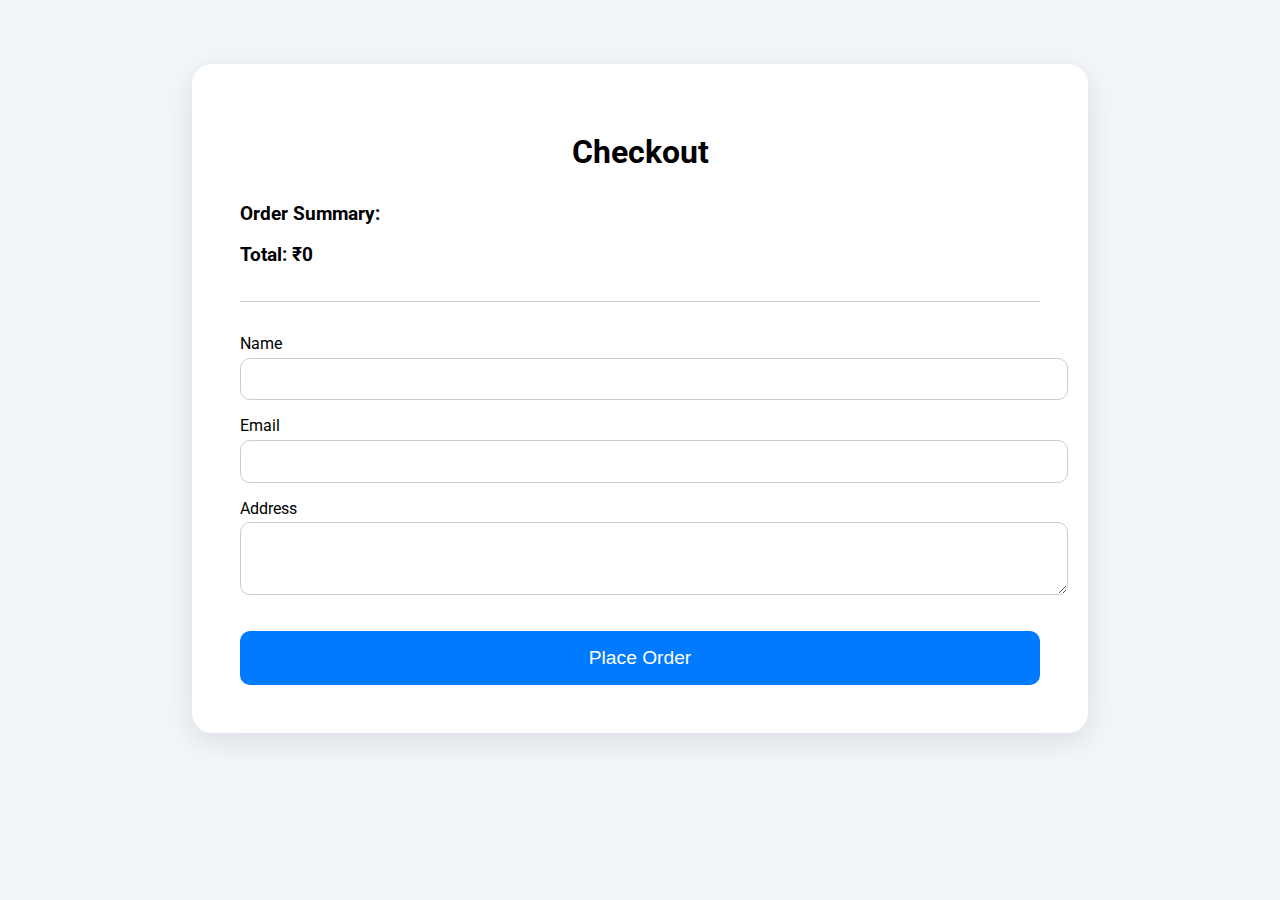
<file: pages/checkout.html>
<!DOCTYPE html>
<html lang="en">
<head>
  <meta charset="UTF-8" />
  <meta name="viewport" content="width=device-width, initial-scale=1.0"/>
  <title>Checkout - M.A.Electricals</title>
  <link href="https://fonts.googleapis.com/css2?family=Roboto:wght@400;700&display=swap" rel="stylesheet">
  <script src="https://cdn.emailjs.com/dist/email.min.js"></script>
  <script>
    (function () {
      emailjs.init("YOUR_PUBLIC_KEY"); // Replace with your EmailJS public key
    })();
  </script>
  <style>
    body {
      font-family: 'Roboto', sans-serif;
      background-color: #f2f6fa;
      margin: 0;
      padding: 0;
    }
    .checkout-container {
      max-width: 800px;
      margin: 4rem auto;
      background: #fff;
      padding: 3rem;
      border-radius: 20px;
      box-shadow: 0 8px 30px rgba(0, 0, 0, 0.1);
    }
    h1 {
      text-align: center;
      margin-bottom: 2rem;
    }
    .summary {
      margin-bottom: 2rem;
      padding-bottom: 1rem;
      border-bottom: 1px solid #ccc;
    }
    form label {
      display: block;
      margin-top: 1rem;
    }
    form input, form textarea {
      width: 100%;
      padding: 0.8rem;
      margin-top: 0.3rem;
      border: 1px solid #ccc;
      border-radius: 10px;
    }
    form button {
      margin-top: 2rem;
      width: 100%;
      padding: 1rem;
      background-color: #007bff;
      color: #fff;
      font-size: 1.2rem;
      border: none;
      border-radius: 10px;
      cursor: pointer;
    }
    form button:hover {
      background-color: #0056b3;
    }
  </style>
</head>

<body>
  <div class="checkout-container">
    <h1>Checkout</h1>
    <div class="summary">
      <h3>Order Summary:</h3>
      <div id="summary-items"></div>
      <h3>Total: <span id="summary-total">₹0</span></h3>
    </div>

    <form id="checkout-form">
      <label for="name">Name</label>
      <input type="text" id="name" name="name" required>

      <label for="email">Email</label>
      <input type="email" id="email" name="email" required>

      <label for="address">Address</label>
      <textarea id="address" name="address" rows="3" required></textarea>

      <button type="submit">Place Order</button>
    </form>
  </div>

  <script>
    function getCartItems() {
      return JSON.parse(localStorage.getItem('cart')) || [];
    }

    function clearCart() {
      localStorage.removeItem('cart');
    }

    const cart = getCartItems();
    const itemsDiv = document.getElementById('summary-items');
    const totalDiv = document.getElementById('summary-total');
    let total = 0;
    let summaryText = '';

    cart.forEach(item => {
      const line = document.createElement('p');
      const itemText = `${item.name} (x${item.quantity}) - ₹${item.price * item.quantity}`;
      line.textContent = itemText;
      itemsDiv.appendChild(line);
      total += item.price * item.quantity;
      summaryText += itemText + '\n';
    });

    totalDiv.textContent = `₹${total}`;
    summaryText += `\nTotal: ₹${total}`;

    document.getElementById('checkout-form').addEventListener('submit', function (e) {
      e.preventDefault();

      const templateParams = {
        name: document.getElementById('name').value,
        email: document.getElementById('email').value,
        address: document.getElementById('address').value,
        order_details: summaryText,
      };

      emailjs.send("YOUR_SERVICE_ID", "YOUR_TEMPLATE_ID", templateParams)
        .then(() => {
          alert("Order placed and confirmation email sent!");
          clearCart();
          window.location.href = "./pages/orderconfirmation.html";
        }, (error) => {
          console.error("EmailJS error:", error);
          alert("Order placed but failed to send confirmation email.");
          window.location.href = "./pages/orderconfirmation.html";
        });
    });
  </script>
</body>
</html>
</file>
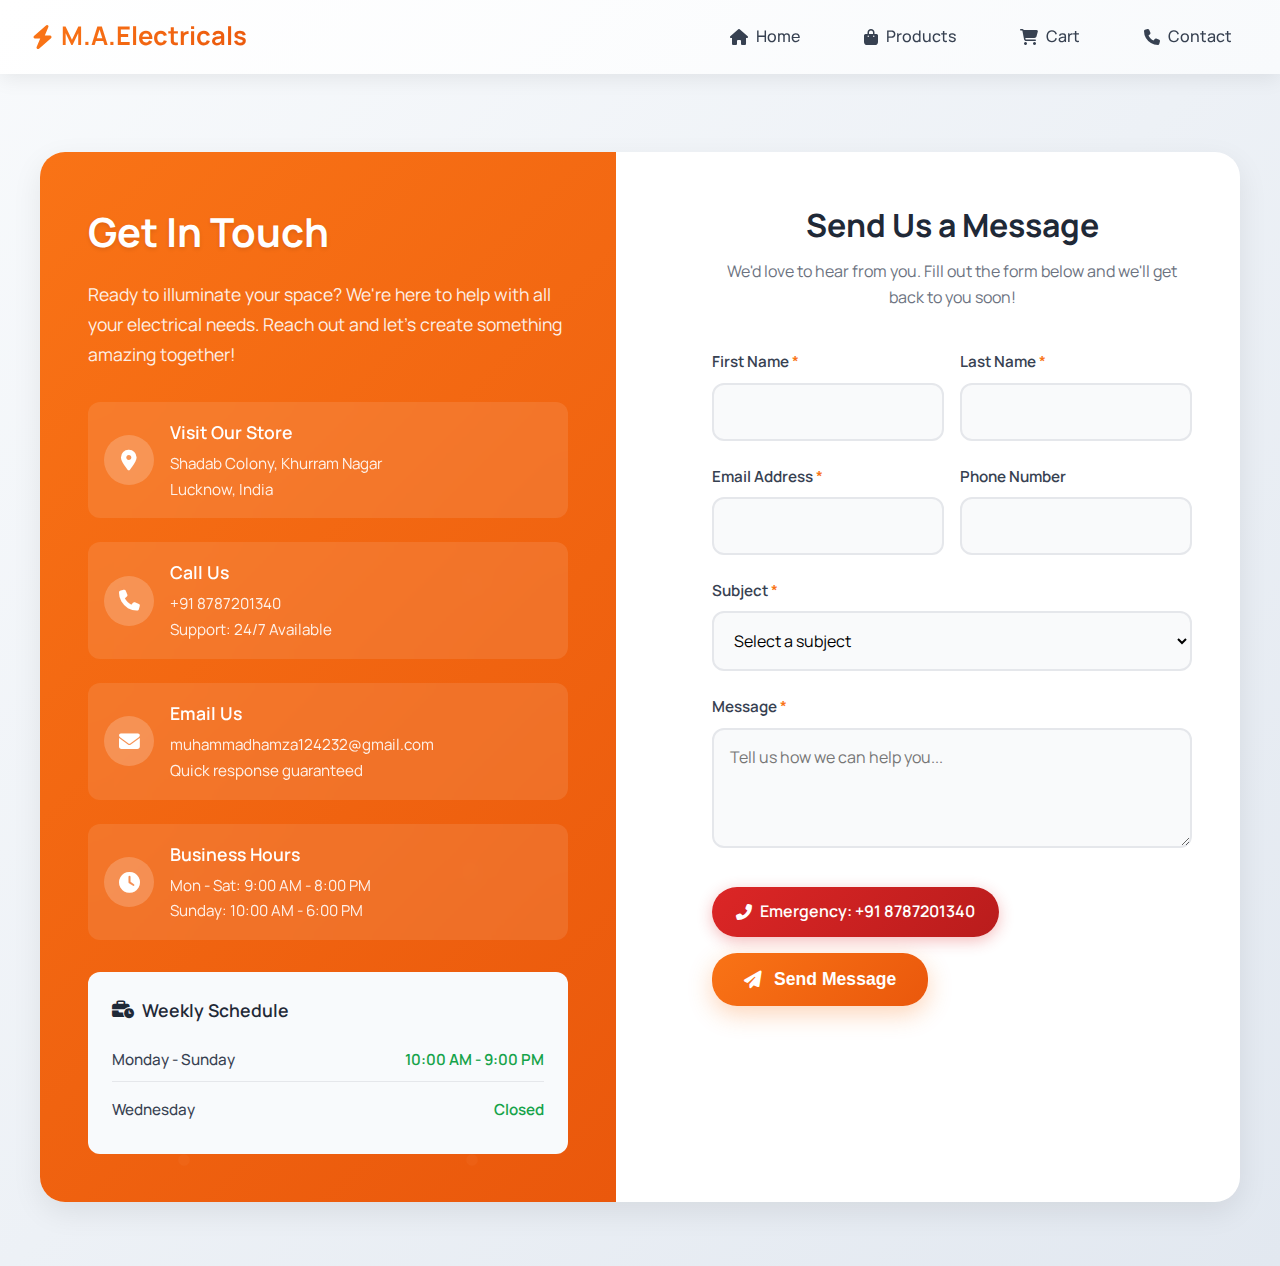
<file: pages/ContactUs.html>
<!DOCTYPE html>
<html lang="en">
<head>
  <meta charset="UTF-8" />
  <meta name="viewport" content="width=device-width, initial-scale=1.0" />
  <title>Contact Us - M.A.Electricals | Get in Touch</title>
  <meta name="description" content="Contact M.A.Electricals for all your electrical needs. We're here to help with expert advice and quality products in Lucknow.">
  <link href="https://fonts.googleapis.com/css2?family=Manrope:wght@300;400;500;600;700&display=swap" rel="stylesheet">
  <link rel="stylesheet" href="https://cdnjs.cloudflare.com/ajax/libs/font-awesome/6.4.0/css/all.min.css" />
  <style>
    :root {
      --primary-color: #f97316;
      --primary-dark: #ea580c;
      --secondary-color: #1f2937;
      --success-color: #16a34a;
      --light-bg: #f8fafc;
      --card-shadow: 0 10px 30px rgba(0, 0, 0, 0.08);
      --transition: all 0.3s cubic-bezier(0.4, 0, 0.2, 1);
      --border-radius: 16px;
    }

    * {
      box-sizing: border-box;
      margin: 0;
      padding: 0;
    }

    body {
      font-family: 'Manrope', sans-serif;
      background: linear-gradient(135deg, var(--light-bg) 0%, #e2e8f0 100%);
      min-height: 100vh;
      padding: 2rem 1rem;
      color: #1a1a1a;
      line-height: 1.6;
    }

    /* Header Navigation */
    .header-nav {
      position: fixed;
      top: 0;
      left: 0;
      right: 0;
      background: linear-gradient(135deg, #ffffff 0%, #f8fafc 100%);
      padding: 1rem 2rem;
      box-shadow: 0 4px 20px rgba(0, 0, 0, 0.08);
      backdrop-filter: blur(10px);
      z-index: 1000;
      display: flex;
      justify-content: space-between;
      align-items: center;
    }

    .logo {
      display: flex;
      align-items: center;
      gap: 0.5rem;
      color: var(--primary-color);
      text-decoration: none;
    }

    .logo i {
      font-size: 1.5rem;
      animation: pulse 2s infinite;
    }

    .logo h1 {
      font-size: 1.6rem;
      font-weight: 700;
      background: linear-gradient(135deg, var(--primary-color), var(--primary-dark));
      -webkit-background-clip: text;
      -webkit-text-fill-color: transparent;
      background-clip: text;
    }

    .nav-links {
      display: flex;
      gap: 2rem;
      align-items: center;
    }

    .nav-links a {
      color: #374151;
      text-decoration: none;
      font-weight: 500;
      padding: 0.5rem 1rem;
      border-radius: 8px;
      transition: var(--transition);
      display: flex;
      align-items: center;
      gap: 0.5rem;
    }

    .nav-links a:hover {
      color: var(--primary-color);
      background-color: rgba(249, 115, 22, 0.1);
      transform: translateY(-2px);
    }

    @keyframes pulse {
      0%, 100% { transform: scale(1); }
      50% { transform: scale(1.1); }
    }

    /* Main Container */
    .contact-container {
      max-width: 1200px;
      width: 100%;
      margin: 120px auto 2rem;
      display: grid;
      grid-template-columns: 1fr 1fr;
      gap: 3rem;
      background: white;
      border-radius: 25px;
      overflow: hidden;
      box-shadow: var(--card-shadow);
      transition: var(--transition);
    }

    .contact-container:hover {
      transform: translateY(-5px);
      box-shadow: 0 20px 50px rgba(0, 0, 0, 0.15);
    }

    /* Contact Info Section */
    .contact-info {
      background: linear-gradient(135deg, var(--primary-color) 0%, var(--primary-dark) 100%);
      color: white;
      padding: 3rem;
      display: flex;
      flex-direction: column;
      justify-content: center;
      position: relative;
      overflow: hidden;
    }

    .contact-info::before {
      content: '';
      position: absolute;
      top: 0;
      left: 0;
      right: 0;
      bottom: 0;
      background: url('data:image/svg+xml,<svg xmlns="http://www.w3.org/2000/svg" viewBox="0 0 100 100"><defs><pattern id="grain" width="50" height="50" patternUnits="userSpaceOnUse"><circle cx="25" cy="25" r="1" fill="white" opacity="0.1"/></pattern></defs><rect width="100" height="100" fill="url(%23grain)"/></svg>');
      opacity: 0.3;
    }

    .contact-info > * {
      position: relative;
      z-index: 2;
    }

    .contact-info h2 {
      font-size: 2.5rem;
      font-weight: 700;
      margin-bottom: 1rem;
      text-shadow: 0 2px 4px rgba(0, 0, 0, 0.1);
    }

    .contact-info p {
      font-size: 1.1rem;
      margin-bottom: 2rem;
      opacity: 0.9;
      line-height: 1.7;
    }

    .contact-details {
      display: flex;
      flex-direction: column;
      gap: 1.5rem;
    }

    .contact-item {
      display: flex;
      align-items: center;
      gap: 1rem;
      padding: 1rem;
      background: rgba(255, 255, 255, 0.1);
      border-radius: 12px;
      backdrop-filter: blur(10px);
      transition: var(--transition);
    }

    .contact-item:hover {
      background: rgba(255, 255, 255, 0.2);
      transform: translateX(10px);
    }

    .contact-icon {
      width: 50px;
      height: 50px;
      background: rgba(255, 255, 255, 0.2);
      border-radius: 50%;
      display: flex;
      align-items: center;
      justify-content: center;
      font-size: 1.3rem;
      flex-shrink: 0;
    }

    .contact-text h4 {
      font-size: 1.1rem;
      font-weight: 600;
      margin-bottom: 0.3rem;
    }

    .contact-text p {
      font-size: 0.95rem;
      opacity: 0.9;
      margin: 0;
    }

    /* Contact Form Section */
    .contact-form {
      padding: 3rem;
    }

    .form-header {
      text-align: center;
      margin-bottom: 2.5rem;
    }

    .form-header h2 {
      font-size: 2rem;
      font-weight: 700;
      color: #1f2937;
      margin-bottom: 0.5rem;
    }

    .form-header p {
      color: #6b7280;
      font-size: 1rem;
    }

    .form-group {
      margin-bottom: 1.5rem;
    }

    .form-row {
      display: grid;
      grid-template-columns: 1fr 1fr;
      gap: 1rem;
    }

    label {
      display: block;
      font-weight: 600;
      margin-bottom: 0.5rem;
      color: #374151;
      font-size: 0.95rem;
    }

    .required {
      color: var(--primary-color);
    }

    input,
    textarea,
    select {
      width: 100%;
      padding: 1rem;
      font-size: 1rem;
      border: 2px solid #e5e7eb;
      border-radius: 12px;
      background: #f9fafb;
      transition: var(--transition);
      font-family: inherit;
    }

    input:focus,
    textarea:focus,
    select:focus {
      outline: none;
      border-color: var(--primary-color);
      background: white;
      box-shadow: 0 0 0 3px rgba(249, 115, 22, 0.1);
      transform: translateY(-2px);
    }

    textarea {
      resize: vertical;
      min-height: 120px;
    }

    .form-footer {
      display: flex;
      justify-content: space-between;
      align-items: center;
      margin-top: 2rem;
      flex-wrap: wrap;
      gap: 1rem;
    }

    .submit-btn {
      background: linear-gradient(135deg, var(--primary-color), var(--primary-dark));
      color: white;
      border: none;
      padding: 1rem 2rem;
      font-size: 1.1rem;
      font-weight: 600;
      border-radius: 25px;
      cursor: pointer;
      transition: var(--transition);
      display: flex;
      align-items: center;
      gap: 0.75rem;
      box-shadow: 0 8px 25px rgba(249, 115, 22, 0.3);
      min-width: 160px;
      justify-content: center;
    }

    .submit-btn:hover {
      transform: translateY(-3px);
      box-shadow: 0 12px 35px rgba(249, 115, 22, 0.4);
    }

    .submit-btn:active {
      transform: translateY(-1px);
    }

    .submit-btn:disabled {
      opacity: 0.7;
      cursor: not-allowed;
      transform: none;
    }

    .emergency-contact {
      background: linear-gradient(135deg, #dc2626, #b91c1c);
      color: white;
      padding: 0.75rem 1.5rem;
      border-radius: 25px;
      text-decoration: none;
      font-weight: 600;
      display: flex;
      align-items: center;
      gap: 0.5rem;
      transition: var(--transition);
      box-shadow: 0 4px 15px rgba(220, 38, 38, 0.3);
    }

    .emergency-contact:hover {
      transform: translateY(-2px);
      box-shadow: 0 6px 20px rgba(220, 38, 38, 0.4);
    }

    /* Business Hours */
    .business-hours {
      background: #f8fafc;
      border-radius: 12px;
      padding: 1.5rem;
      margin-top: 2rem;
    }

    .business-hours h4 {
      color: #1f2937;
      font-size: 1.1rem;
      font-weight: 600;
      margin-bottom: 1rem;
      display: flex;
      align-items: center;
      gap: 0.5rem;
    }

    .hours-list {
      display: flex;
      flex-direction: column;
      gap: 0.5rem;
    }

    .hours-item {
      display: flex;
      justify-content: space-between;
      align-items: center;
      padding: 0.5rem 0;
      border-bottom: 1px solid #e5e7eb;
      font-size: 0.95rem;
    }

    .hours-item:last-child {
      border-bottom: none;
    }

    .day {
      font-weight: 500;
      color: #374151;
    }

    .time {
      color: #6b7280;
    }

    .time.open {
      color: var(--success-color);
      font-weight: 600;
    }

    /* Loading Animation */
    .loading {
      display: inline-block;
      width: 20px;
      height: 20px;
      border: 3px solid rgba(255, 255, 255, 0.3);
      border-radius: 50%;
      border-top-color: white;
      animation: spin 1s ease-in-out infinite;
    }

    @keyframes spin {
      to { transform: rotate(360deg); }
    }

    /* Toast Notification */
    .toast {
      position: fixed;
      bottom: 2rem;
      right: 2rem;
      background: linear-gradient(135deg, var(--success-color), #15803d);
      color: white;
      padding: 1rem 1.5rem;
      border-radius: 12px;
      font-weight: 600;
      display: none;
      z-index: 9999;
      box-shadow: 0 10px 30px rgba(22, 163, 74, 0.3);
      animation: slideInUp 0.3s ease;
      min-width: 300px;
    }

    @keyframes slideInUp {
      from { transform: translateY(100%); opacity: 0; }
      to { transform: translateY(0); opacity: 1; }
    }

    .toast.show {
      display: flex;
      align-items: center;
      gap: 0.75rem;
    }

    .toast.error {
      background: linear-gradient(135deg, #dc2626, #b91c1c);
    }

    .toast i {
      font-size: 1.2rem;
    }

    /* Responsive Design */
    @media (max-width: 768px) {
      body {
        padding: 1rem 0.5rem;
      }

      .header-nav {
        padding: 1rem;
        flex-direction: column;
        gap: 1rem;
      }

      .nav-links {
        gap: 1rem;
      }

      .contact-container {
        grid-template-columns: 1fr;
        margin-top: 140px;
        gap: 0;
      }

      .contact-info,
      .contact-form {
        padding: 2rem;
      }

      .contact-info h2 {
        font-size: 2rem;
      }

      .form-row {
        grid-template-columns: 1fr;
      }

      .form-footer {
        flex-direction: column;
        text-align: center;
      }

      .toast {
        bottom: 1rem;
        right: 1rem;
        left: 1rem;
        min-width: auto;
      }
    }

    @media (max-width: 480px) {
      .contact-info,
      .contact-form {
        padding: 1.5rem;
      }

      .contact-info h2 {
        font-size: 1.8rem;
      }
    }
  </style>
</head>

<body>
  <!-- Header Navigation -->
  <nav class="header-nav">
    <a href="../index.html" class="logo">
      <i class="fas fa-bolt"></i>
      <h1>M.A.Electricals</h1>
    </a>
    <div class="nav-links">
      <a href="../index.html"><i class="fas fa-home"></i> Home</a>
      <a href="productdetail.html"><i class="fas fa-shopping-bag"></i> Products</a>
      <a href="cart.html"><i class="fas fa-shopping-cart"></i> Cart</a>
      <a href="ContactUs.html" class="active"><i class="fas fa-phone"></i> Contact</a>
    </div>
  </nav>

  <!-- Main Contact Container -->
  <div class="contact-container">
    <!-- Contact Information Section -->
    <div class="contact-info">
      <h2>Get In Touch</h2>
      <p>Ready to illuminate your space? We're here to help with all your electrical needs. Reach out and let's create something amazing together!</p>
      
      <div class="contact-details">
        <div class="contact-item">
          <div class="contact-icon">
            <i class="fas fa-map-marker-alt"></i>
          </div>
          <div class="contact-text">
            <h4>Visit Our Store</h4>
            <p>Shadab Colony, Khurram Nagar<br>Lucknow, India</p>
          </div>
        </div>

        <div class="contact-item">
          <div class="contact-icon">
            <i class="fas fa-phone"></i>
          </div>
          <div class="contact-text">
            <h4>Call Us</h4>
            <p>+91 8787201340<br>Support: 24/7 Available</p>
          </div>
        </div>

        <div class="contact-item">
          <div class="contact-icon">
            <i class="fas fa-envelope"></i>
          </div>
          <div class="contact-text">
            <h4>Email Us</h4>
            <p>muhammadhamza124232@gmail.com<br>Quick response guaranteed</p>
          </div>
        </div>

        <div class="contact-item">
          <div class="contact-icon">
            <i class="fas fa-clock"></i>
          </div>
          <div class="contact-text">
            <h4>Business Hours</h4>
            <p>Mon - Sat: 9:00 AM - 8:00 PM<br>Sunday: 10:00 AM - 6:00 PM</p>
          </div>
        </div>
      </div>

      <div class="business-hours">
        <h4><i class="fas fa-business-time"></i> Weekly Schedule</h4>
        <div class="hours-list">
          <div class="hours-item">
            <span class="day">Monday - Sunday</span>
            <span class="time open">10:00 AM - 9:00 PM</span>
          </div>
          <div class="hours-item">
            <span class="day">Wednesday</span>
            <span class="time open">Closed</span>
          </div> 
        </div>
      </div>
    </div>

    <!-- Contact Form Section -->
    <div class="contact-form">
      <div class="form-header">
        <h2>Send Us a Message</h2>
        <p>We'd love to hear from you. Fill out the form below and we'll get back to you soon!</p>
      </div>

      <form id="contactForm">
        <div class="form-row">
          <div class="form-group">
            <label for="firstName">First Name <span class="required">*</span></label>
            <input type="text" id="firstName" name="firstName" required>
          </div>
          <div class="form-group">
            <label for="lastName">Last Name <span class="required">*</span></label>
            <input type="text" id="lastName" name="lastName" required>
          </div>
        </div>

        <div class="form-row">
          <div class="form-group">
            <label for="email">Email Address <span class="required">*</span></label>
            <input type="email" id="email" name="email" required>
          </div>
          <div class="form-group">
            <label for="phone">Phone Number</label>
            <input type="tel" id="phone" name="phone">
          </div>
        </div>

        <div class="form-group">
          <label for="subject">Subject <span class="required">*</span></label>
          <select id="subject" name="subject" required>
            <option value="">Select a subject</option>
            <option value="product-inquiry">Product Inquiry</option>
            <option value="installation">Installation Services</option>
            <option value="maintenance">Maintenance & Repair</option>
            <option value="bulk-order">Bulk Order</option>
            <option value="warranty">Warranty Claim</option>
            <option value="feedback">Feedback</option>
            <option value="other">Other</option>
          </select>
        </div>

        <div class="form-group">
          <label for="message">Message <span class="required">*</span></label>
          <textarea id="message" name="message" placeholder="Tell us how we can help you..." required></textarea>
        </div>

        <div class="form-footer">
          <a href="tel:+918787201340" class="emergency-contact">
            <i class="fas fa-phone-alt"></i>
            Emergency: +91 8787201340
          </a>
          <button type="submit" class="submit-btn">
            <i class="fas fa-paper-plane"></i>
            <span class="btn-text">Send Message</span>
          </button>
        </div>
      </form>
    </div>
  </div>

  <!-- Toast Notification -->
  <div id="toast" class="toast">
    <i class="fas fa-check-circle"></i>
    <span id="toastMessage">Message sent successfully!</span>
  </div>

  <script>
    // Form submission handler
    document.getElementById('contactForm').addEventListener('submit', function(e) {
      e.preventDefault();
      
      const submitBtn = document.querySelector('.submit-btn');
      const btnText = document.querySelector('.btn-text');
      const btnIcon = submitBtn.querySelector('i');
      
      // Show loading state
      btnIcon.className = 'loading';
      btnText.textContent = 'Sending...';
      submitBtn.disabled = true;
      
      // Simulate form submission (replace with actual API call)
      setTimeout(() => {
        // Reset button state
        btnIcon.className = 'fas fa-paper-plane';
        btnText.textContent = 'Send Message';
        submitBtn.disabled = false;
        
        // Show success toast
        showToast('Message sent successfully! We\'ll get back to you soon.', 'success');
        
        // Reset form
        this.reset();
      }, 2000);
    });

    // Toast notification function
    function showToast(message, type = 'success') {
      const toast = document.getElementById('toast');
      const toastMessage = document.getElementById('toastMessage');
      const toastIcon = toast.querySelector('i');
      
      // Set message and icon based on type
      toastMessage.textContent = message;
      if (type === 'error') {
        toast.classList.add('error');
        toastIcon.className = 'fas fa-exclamation-circle';
      } else {
        toast.classList.remove('error');
        toastIcon.className = 'fas fa-check-circle';
      }
      
      // Show toast
      toast.classList.add('show');
      
      // Hide toast after 4 seconds
      setTimeout(() => {
        toast.classList.remove('show');
      }, 4000);
    }

    // Form validation
    const inputs = document.querySelectorAll('input, textarea, select');
    inputs.forEach(input => {
      input.addEventListener('blur', function() {
        if (this.hasAttribute('required') && !this.value.trim()) {
          this.style.borderColor = '#dc2626';
        } else {
          this.style.borderColor = '#e5e7eb';
        }
      });
      
      input.addEventListener('input', function() {
        if (this.style.borderColor === 'rgb(220, 38, 38)') {
          this.style.borderColor = '#e5e7eb';
        }
      });
    });

    // Email validation
    document.getElementById('email').addEventListener('blur', function() {
      const emailRegex = /^[^\s@]+@[^\s@]+\.[^\s@]+$/;
      if (this.value && !emailRegex.test(this.value)) {
        this.style.borderColor = '#dc2626';
        showToast('Please enter a valid email address', 'error');
      }
    });

    // Phone validation
    document.getElementById('phone').addEventListener('blur', function() {
      const phoneRegex = /^[\+]?[1-9][\d]{0,15}$/;
      if (this.value && !phoneRegex.test(this.value.replace(/\s/g, ''))) {
        this.style.borderColor = '#dc2626';
      }
    });

    // Add AOS animation if available
    if (typeof AOS !== 'undefined') {
      AOS.init({
        duration: 800,
        once: true,
        offset: 100
      });
    }
  </script>
</body>

</html>
</file>
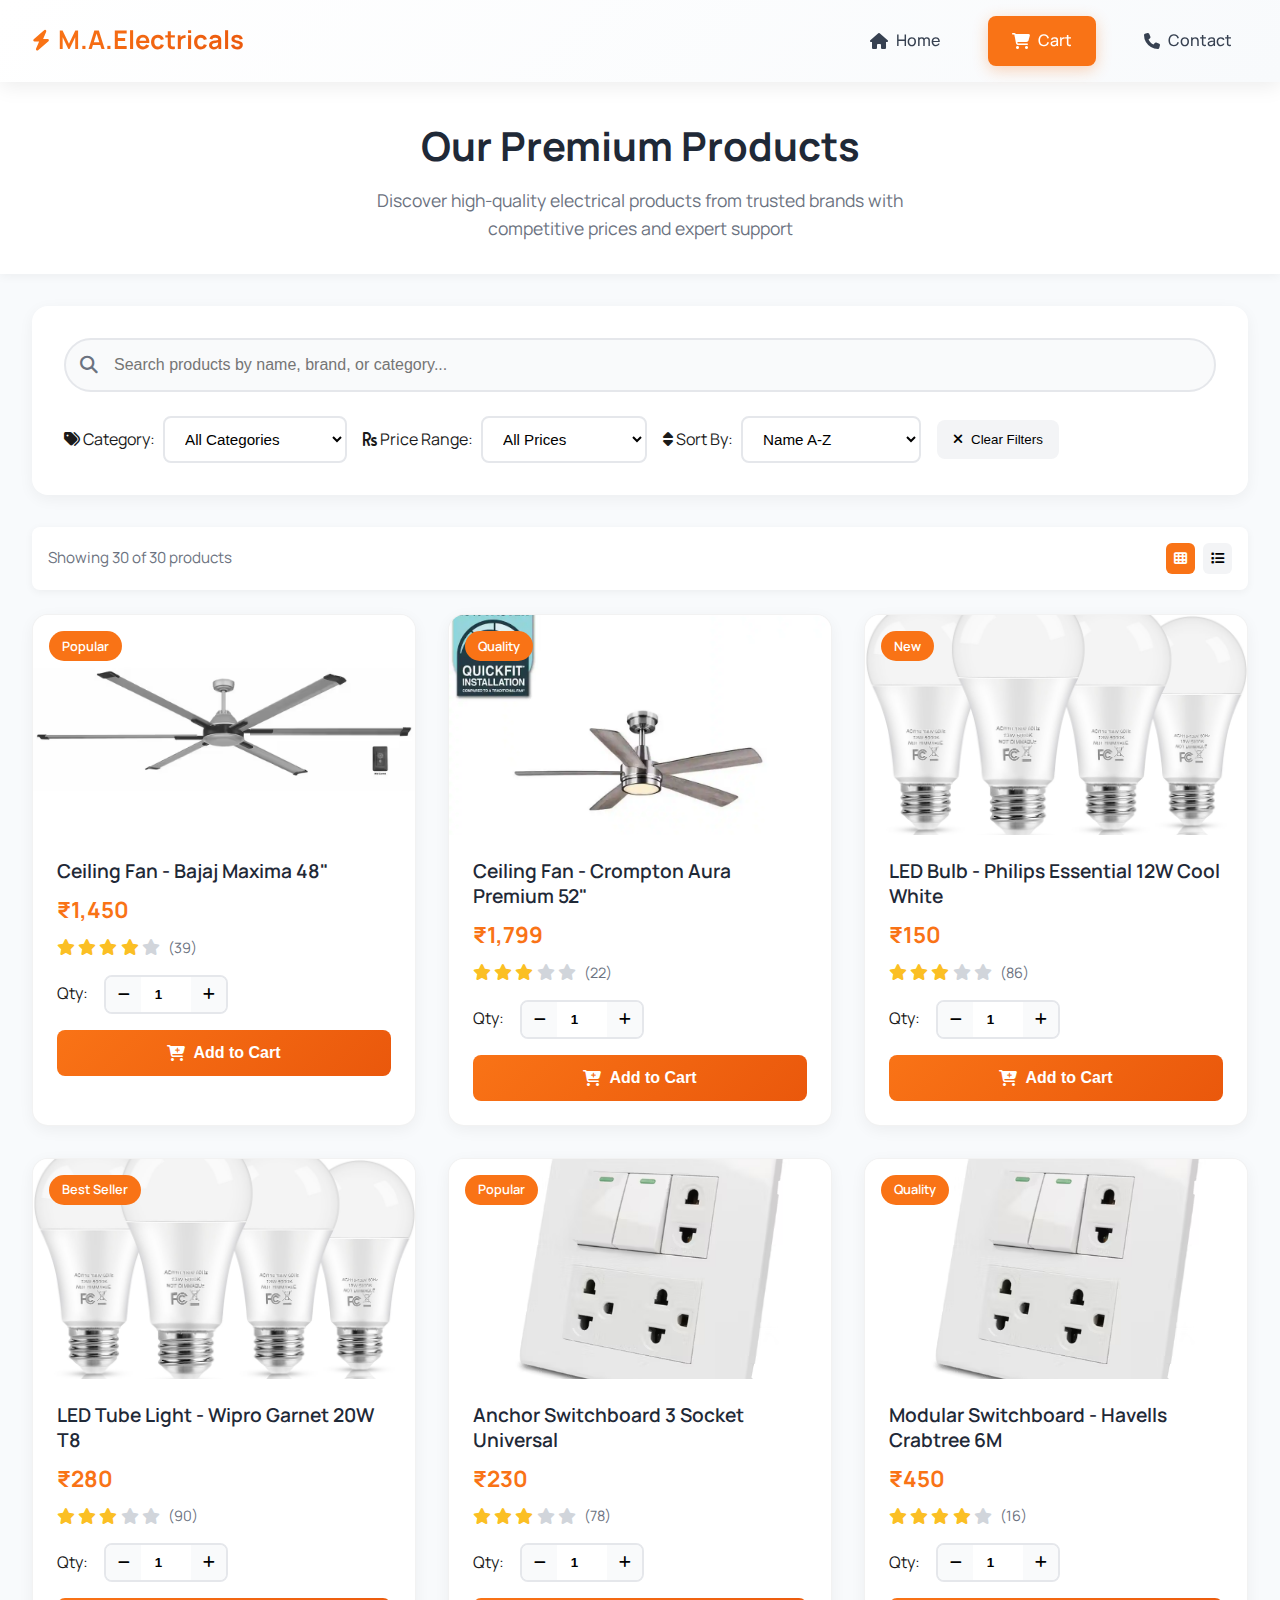
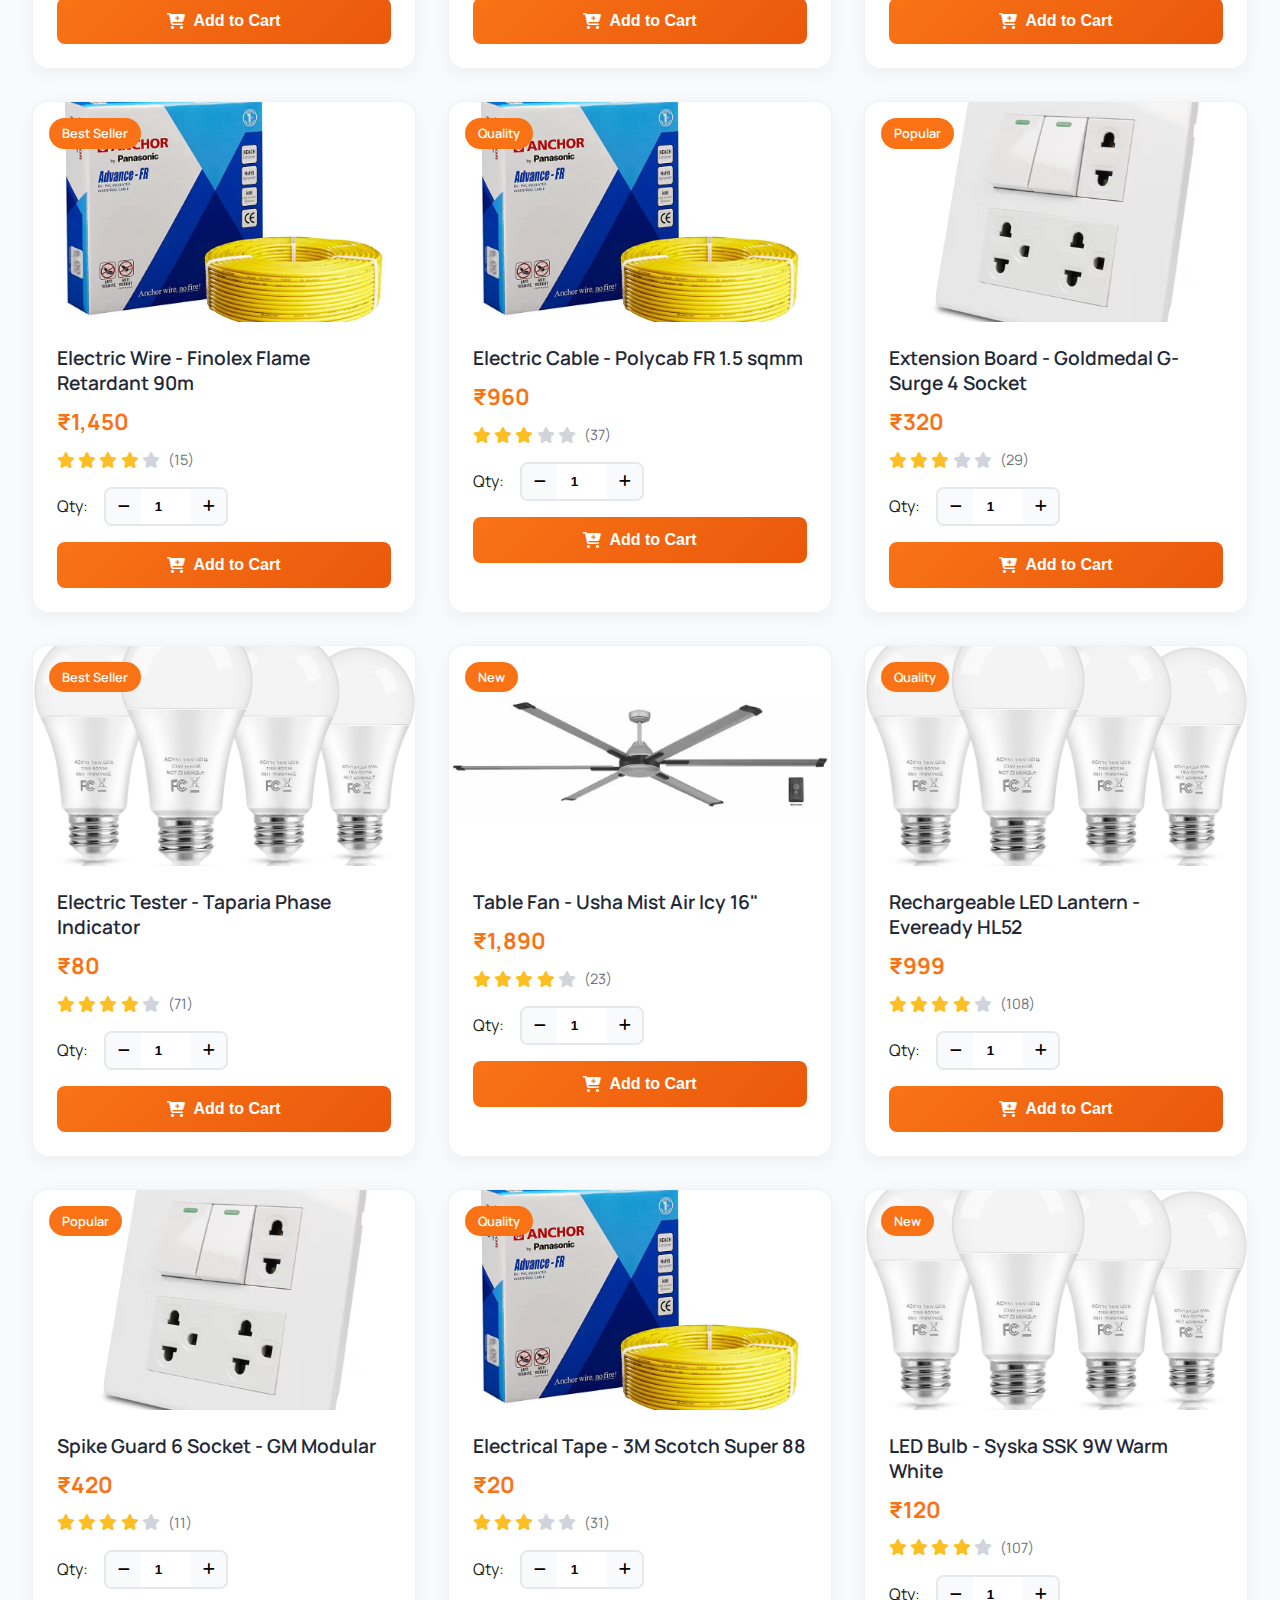
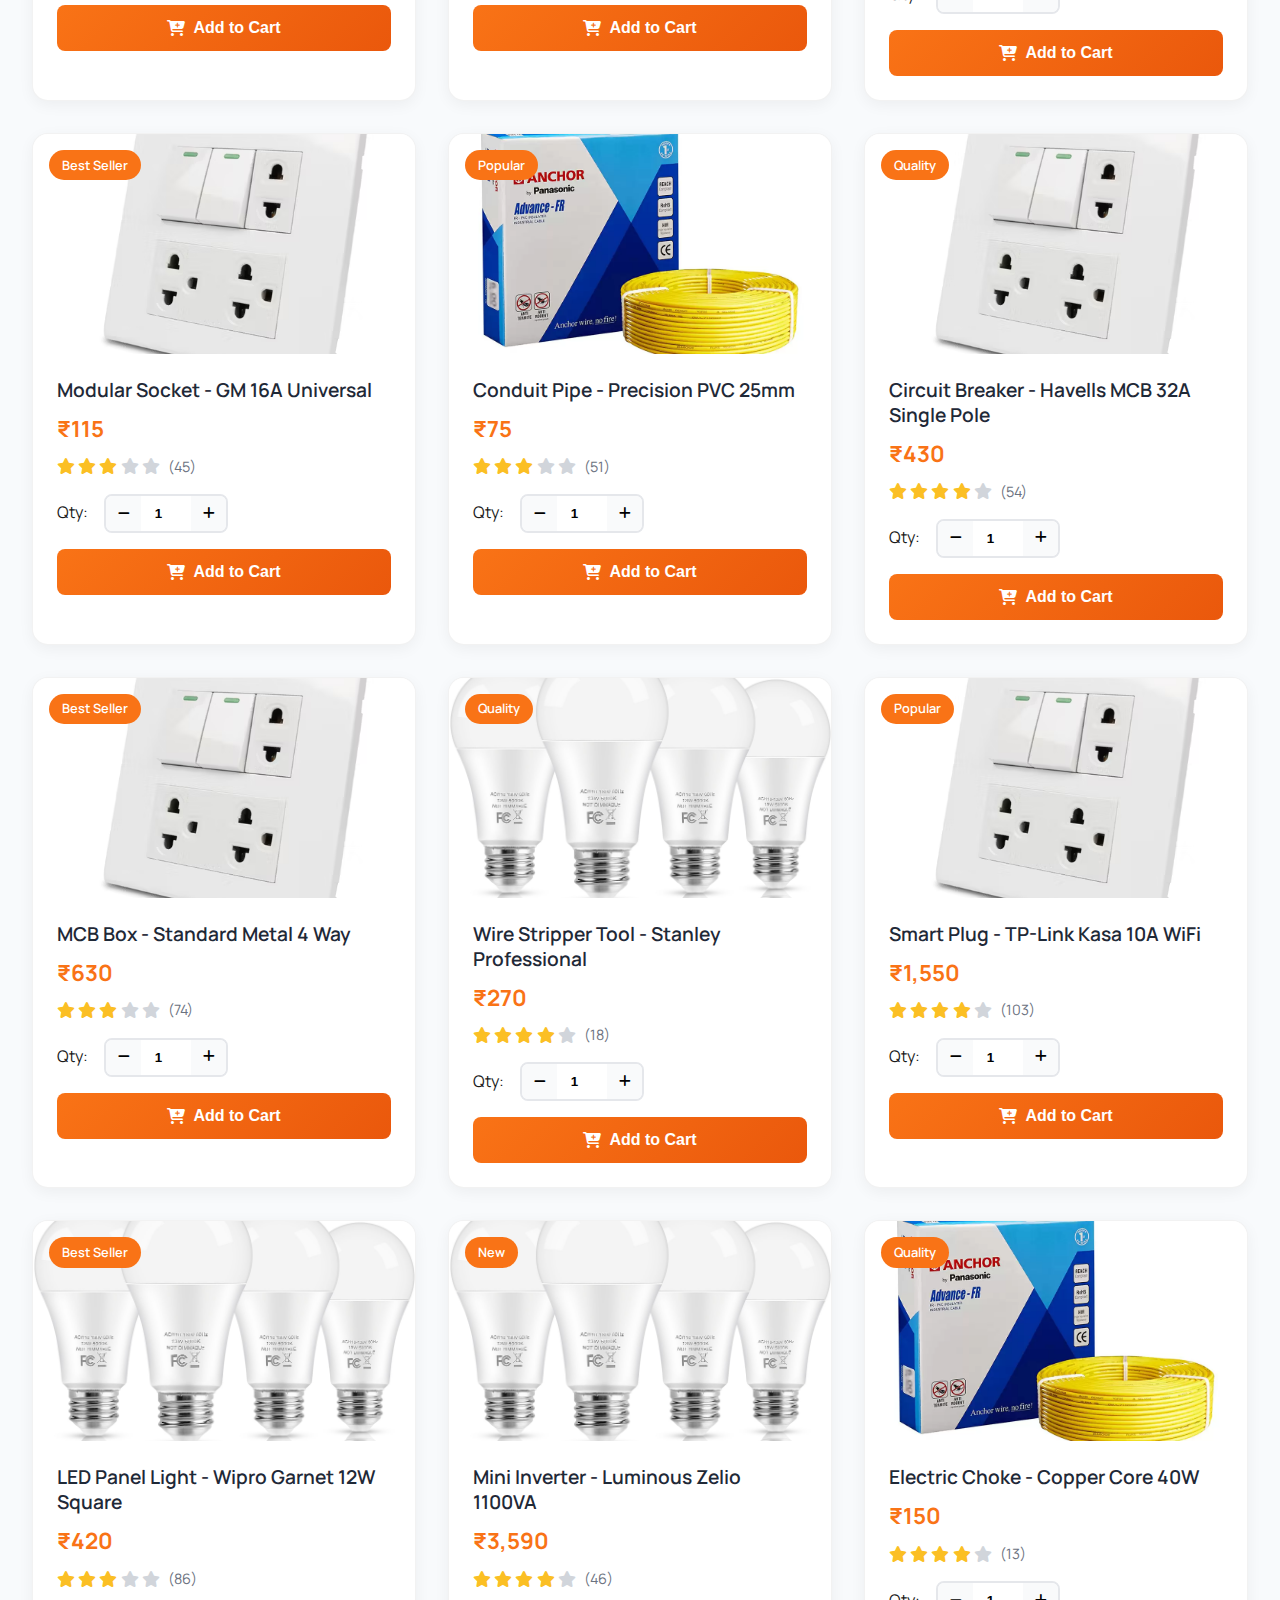
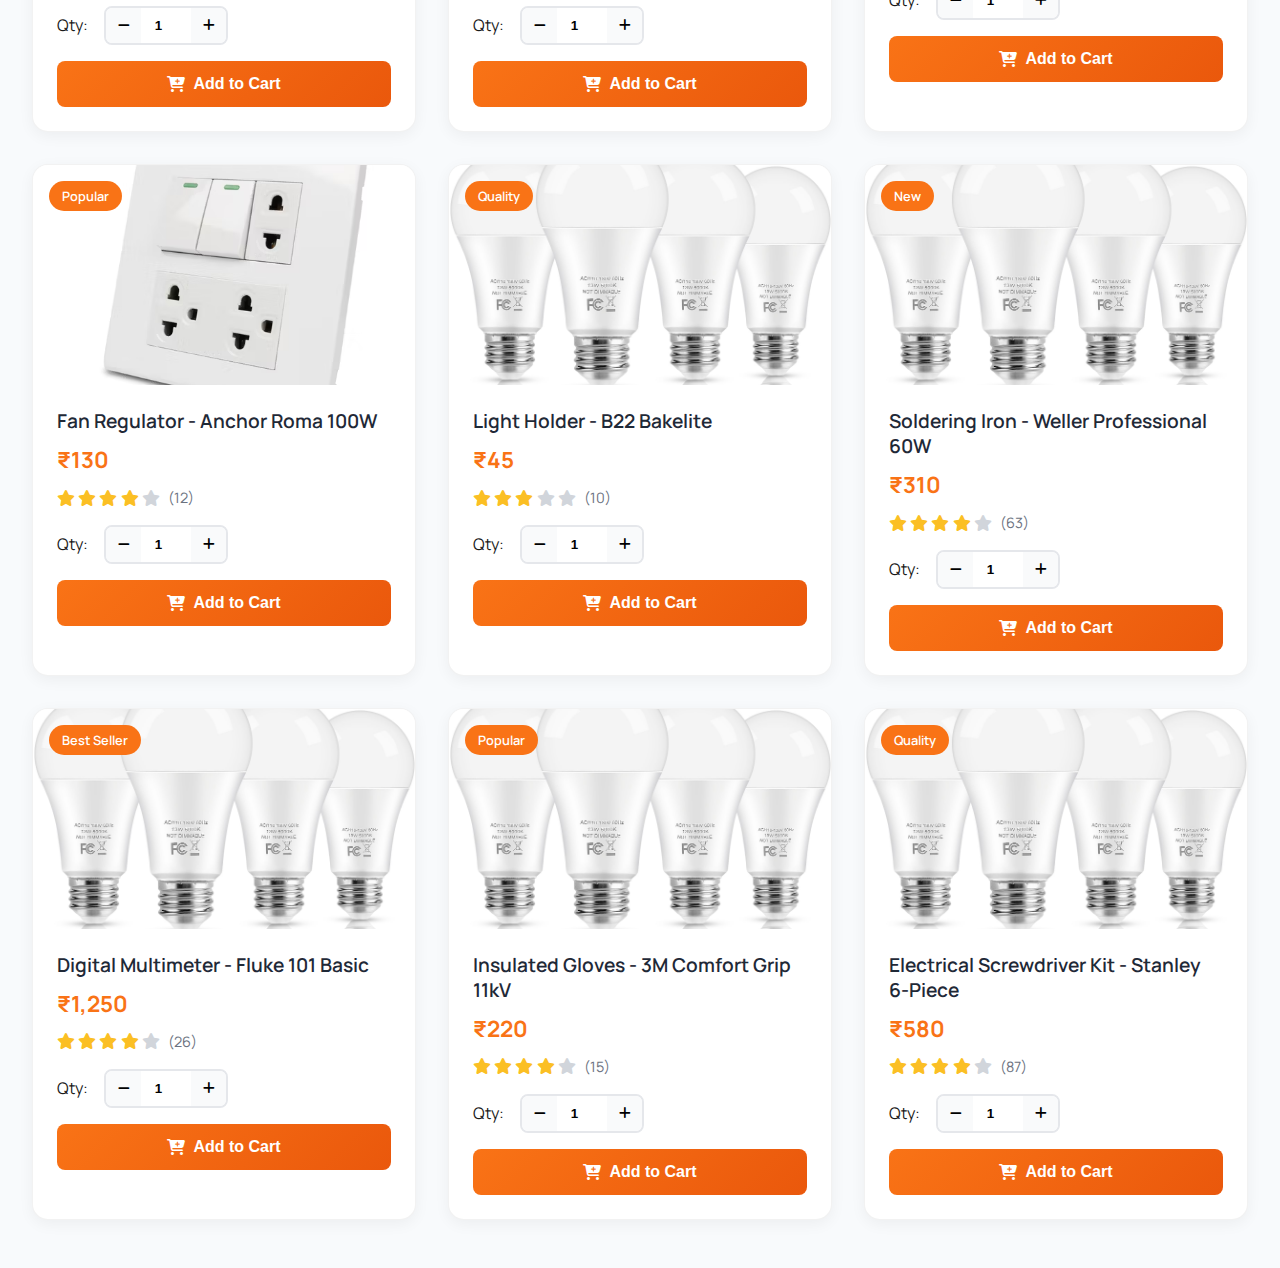
<file: pages/productdetail.html>
<!DOCTYPE html>
<html lang="en">
<head>
  <meta charset="UTF-8" />
  <meta name="viewport" content="width=device-width, initial-scale=1.0"/>
  <title>Products - M.A.Electricals | Premium Electrical Supplies</title>
  <meta name="description" content="Browse our complete range of electrical products including LED bulbs, ceiling fans, switches, wires and more at M.A.Electricals Lucknow.">
  <link rel="stylesheet" href="https://fonts.googleapis.com/css2?family=Manrope:wght@300;400;500;600;700&display=swap">
  <link rel="stylesheet" href="https://cdnjs.cloudflare.com/ajax/libs/font-awesome/6.4.0/css/all.min.css" />

  <style>
    :root {
      --primary-color: #f97316;
      --primary-dark: #ea580c;
      --secondary-color: #1f2937;
      --success-color: #16a34a;
      --light-bg: #f8fafc;
      --card-shadow: 0 10px 30px rgba(0, 0, 0, 0.08);
      --transition: all 0.3s cubic-bezier(0.4, 0, 0.2, 1);
      --border-radius: 16px;
    }

    * {
      margin: 0;
      padding: 0;
      box-sizing: border-box;
    }

    body {
      font-family: 'Manrope', sans-serif;
      background-color: var(--light-bg);
      color: #1a1a1a;
      line-height: 1.6;
    }

    /* Enhanced Navbar */
    .navbar {
      background: linear-gradient(135deg, #ffffff 0%, #f8fafc 100%);
      padding: 1rem 2rem;
      color: #1f2937;
      display: flex;
      justify-content: space-between;
      align-items: center;
      position: sticky;
      top: 0;
      z-index: 1000;
      box-shadow: 0 4px 20px rgba(0, 0, 0, 0.08);
      backdrop-filter: blur(10px);
    }

    .navbar .logo {
      display: flex;
      align-items: center;
      gap: 0.5rem;
    }

    .navbar h2 {
      font-size: 1.6rem;
      font-weight: 700;
      background: linear-gradient(135deg, var(--primary-color), var(--primary-dark));
      -webkit-background-clip: text;
      -webkit-text-fill-color: transparent;
      background-clip: text;
    }

    .navbar i.fa-bolt {
      color: var(--primary-color);
      font-size: 1.3rem;
      animation: pulse 2s infinite;
    }

    .nav-links {
      display: flex;
      gap: 2rem;
    }

    .nav-links a {
      color: #374151;
      text-decoration: none;
      font-size: 1rem;
      font-weight: 500;
      padding: 0.5rem 1rem;
      border-radius: 8px;
      transition: var(--transition);
      display: flex;
      align-items: center;
      gap: 0.5rem;
    }

    .nav-links a:hover {
      color: var(--primary-color);
      background-color: rgba(249, 115, 22, 0.1);
      transform: translateY(-2px);
    }

    .cart-link {
      background: var(--primary-color) !important;
      color: white !important;
      border-radius: 25px;
      padding: 0.75rem 1.5rem !important;
      font-weight: 600;
      box-shadow: 0 4px 15px rgba(249, 115, 22, 0.3);
      position: relative;
    }

    .cart-link:hover {
      background: var(--primary-dark) !important;
      transform: translateY(-2px);
      box-shadow: 0 6px 20px rgba(249, 115, 22, 0.4);
    }

    .cart-count {
      position: absolute;
      top: -8px;
      right: -8px;
      background: #dc2626;
      color: white;
      border-radius: 50%;
      width: 20px;
      height: 20px;
      font-size: 0.75rem;
      display: flex;
      align-items: center;
      justify-content: center;
      font-weight: bold;
    }

    .hamburger {
      display: none;
      flex-direction: column;
      cursor: pointer;
      padding: 0.5rem;
      border-radius: 8px;
      transition: var(--transition);
    }

    .hamburger:hover {
      background-color: rgba(249, 115, 22, 0.1);
    }

    .hamburger span {
      height: 3px;
      width: 22px;
      background: #333;
      margin: 3px 0;
      border-radius: 3px;
      transition: var(--transition);
    }

    /* Page Header */
    .page-header {
      background: white;
      padding: 2rem;
      margin-bottom: 2rem;
      box-shadow: 0 2px 10px rgba(0, 0, 0, 0.05);
    }

    .page-header h1 {
      font-size: 2.5rem;
      font-weight: 700;
      color: #1f2937;
      text-align: center;
      margin-bottom: 0.5rem;
    }

    .page-subtitle {
      text-align: center;
      color: #6b7280;
      font-size: 1.1rem;
      max-width: 600px;
      margin: 0 auto;
    }

    /* Search and Filter Section */
    .search-filter-section {
      background: white;
      padding: 2rem;
      margin: 0 2rem 2rem;
      border-radius: var(--border-radius);
      box-shadow: 0 4px 15px rgba(0, 0, 0, 0.05);
    }

    .search-container {
      position: relative;
      margin-bottom: 1.5rem;
    }

    .search-input {
      width: 100%;
      padding: 1rem 1rem 1rem 3rem;
      font-size: 1rem;
      border: 2px solid #e5e7eb;
      border-radius: 50px;
      background: #f9fafb;
      transition: var(--transition);
    }

    .search-input:focus {
      outline: none;
      border-color: var(--primary-color);
      background: white;
      box-shadow: 0 0 0 3px rgba(249, 115, 22, 0.1);
    }

    .search-icon {
      position: absolute;
      left: 1rem;
      top: 50%;
      transform: translateY(-50%);
      color: #6b7280;
      font-size: 1.1rem;
    }

    .filters {
      display: flex;
      gap: 1rem;
      flex-wrap: wrap;
      align-items: center;
    }

    .filter-group {
      display: flex;
      align-items: center;
      gap: 0.5rem;
    }

    .filter-select {
      padding: 0.75rem 1rem;
      border: 2px solid #e5e7eb;
      border-radius: 8px;
      background: white;
      font-size: 0.95rem;
      min-width: 120px;
      transition: var(--transition);
    }

    .filter-select:focus {
      outline: none;
      border-color: var(--primary-color);
      box-shadow: 0 0 0 3px rgba(249, 115, 22, 0.1);
    }

    .clear-filters {
      background: #f3f4f6;
      border: none;
      padding: 0.75rem 1rem;
      border-radius: 8px;
      cursor: pointer;
      font-weight: 500;
      transition: var(--transition);
      display: flex;
      align-items: center;
      gap: 0.5rem;
    }

    .clear-filters:hover {
      background: #e5e7eb;
    }

    /* Results Info */
    .results-info {
      display: flex;
      justify-content: space-between;
      align-items: center;
      margin: 0 2rem 1.5rem;
      padding: 1rem;
      background: white;
      border-radius: 8px;
      box-shadow: 0 2px 8px rgba(0, 0, 0, 0.05);
    }

    .results-count {
      color: #6b7280;
      font-size: 0.95rem;
    }

    .view-toggle {
      display: flex;
      gap: 0.5rem;
    }

    .view-btn {
      background: #f3f4f6;
      border: none;
      padding: 0.5rem;
      border-radius: 6px;
      cursor: pointer;
      transition: var(--transition);
    }

    .view-btn.active {
      background: var(--primary-color);
      color: white;
    }

    /* Enhanced Product Grid */
    .product-grid {
      display: grid;
      grid-template-columns: repeat(auto-fill, minmax(320px, 1fr));
      gap: 2rem;
      padding: 0 2rem;
      margin-bottom: 3rem;
    }

    .product-grid.list-view {
      grid-template-columns: 1fr;
    }

    .product-card {
      background: white;
      border-radius: var(--border-radius);
      overflow: hidden;
      box-shadow: 0 4px 15px rgba(0, 0, 0, 0.05);
      transition: var(--transition);
      border: 1px solid rgba(0, 0, 0, 0.05);
      position: relative;
    }

    .product-card:hover {
      transform: translateY(-8px);
      box-shadow: var(--card-shadow);
      border-color: rgba(249, 115, 22, 0.2);
    }

    .product-image {
      position: relative;
      height: 220px;
      overflow: hidden;
    }

    .product-card img {
      width: 100%;
      height: 100%;
      object-fit: cover;
      transition: var(--transition);
    }

    .product-card:hover img {
      transform: scale(1.05);
    }

    .product-badge {
      position: absolute;
      top: 1rem;
      left: 1rem;
      background: var(--primary-color);
      color: white;
      padding: 0.3rem 0.8rem;
      border-radius: 20px;
      font-size: 0.8rem;
      font-weight: 600;
      z-index: 2;
    }

    .product-actions-overlay {
      position: absolute;
      top: 1rem;
      right: 1rem;
      display: flex;
      flex-direction: column;
      gap: 0.5rem;
      opacity: 0;
      transition: var(--transition);
    }

    .product-card:hover .product-actions-overlay {
      opacity: 1;
    }

    .action-btn {
      background: white;
      border: none;
      width: 40px;
      height: 40px;
      border-radius: 50%;
      display: flex;
      align-items: center;
      justify-content: center;
      cursor: pointer;
      transition: var(--transition);
      box-shadow: 0 2px 8px rgba(0, 0, 0, 0.1);
    }

    .action-btn:hover {
      background: var(--primary-color);
      color: white;
      transform: scale(1.1);
    }

    .product-content {
      padding: 1.5rem;
    }

    .product-name {
      font-weight: 600;
      font-size: 1.2rem;
      margin-bottom: 0.5rem;
      color: #1f2937;
      line-height: 1.3;
    }

    .product-price {
      font-size: 1.4rem;
      font-weight: 700;
      color: var(--primary-color);
      margin-bottom: 0.5rem;
    }

    .product-rating {
      display: flex;
      align-items: center;
      gap: 0.5rem;
      margin-bottom: 1rem;
    }

    .stars {
      display: flex;
      gap: 0.2rem;
    }

    .star {
      color: #fbbf24;
    }

    .rating-count {
      color: #6b7280;
      font-size: 0.9rem;
    }

    .quantity-container {
      display: flex;
      align-items: center;
      gap: 1rem;
      margin-bottom: 1rem;
    }

    .quantity-controls {
      display: flex;
      align-items: center;
      border: 2px solid #e5e7eb;
      border-radius: 8px;
      overflow: hidden;
    }

    .qty-btn {
      background: #f9fafb;
      border: none;
      width: 35px;
      height: 35px;
      display: flex;
      align-items: center;
      justify-content: center;
      cursor: pointer;
      transition: var(--transition);
    }

    .qty-btn:hover {
      background: var(--primary-color);
      color: white;
    }

    .qty-input {
      width: 50px;
      height: 35px;
      text-align: center;
      border: none;
      background: white;
      font-weight: 600;
    }

    .add-btn {
      width: 100%;
      background: linear-gradient(135deg, var(--primary-color), var(--primary-dark));
      color: white;
      border: none;
      padding: 0.875rem 1.5rem;
      font-size: 1rem;
      border-radius: 8px;
      font-weight: 600;
      cursor: pointer;
      transition: var(--transition);
      display: flex;
      align-items: center;
      justify-content: center;
      gap: 0.5rem;
    }

    .add-btn:hover {
      transform: translateY(-2px);
      box-shadow: 0 6px 20px rgba(249, 115, 22, 0.3);
    }

    .add-btn:disabled {
      opacity: 0.7;
      cursor: not-allowed;
    }

    /* List View Styles */
    .product-card.list-item {
      display: flex;
      align-items: center;
      padding: 1.5rem;
    }

    .product-card.list-item .product-image {
      width: 150px;
      height: 120px;
      margin-right: 2rem;
      flex-shrink: 0;
    }

    .product-card.list-item .product-content {
      flex: 1;
      padding: 0;
      display: flex;
      justify-content: space-between;
      align-items: center;
    }

    .list-item-details {
      flex: 1;
    }

    .list-item-actions {
      display: flex;
      align-items: center;
      gap: 1rem;
    }

    /* Loading States */
    .loading-spinner {
      display: flex;
      justify-content: center;
      align-items: center;
      height: 200px;
    }

    .spinner {
      width: 50px;
      height: 50px;
      border: 4px solid rgba(249, 115, 22, 0.2);
      border-top: 4px solid var(--primary-color);
      border-radius: 50%;
      animation: spin 1s linear infinite;
    }

    @keyframes spin {
      0% { transform: rotate(0deg); }
      100% { transform: rotate(360deg); }
    }

    /* Toast Notification */
    .toast {
      position: fixed;
      bottom: 2rem;
      right: 2rem;
      background: linear-gradient(135deg, var(--success-color), #15803d);
      color: white;
      padding: 1rem 1.5rem;
      border-radius: 12px;
      font-weight: 600;
      display: none;
      z-index: 9999;
      box-shadow: 0 10px 30px rgba(22, 163, 74, 0.3);
      animation: slideInUp 0.3s ease;
      min-width: 250px;
    }

    @keyframes slideInUp {
      from { transform: translateY(100%); opacity: 0; }
      to { transform: translateY(0); opacity: 1; }
    }

    .toast.show {
      display: flex;
      align-items: center;
      gap: 0.75rem;
    }

    .toast i {
      font-size: 1.2rem;
    }

    /* No Results */
    .no-results {
      text-align: center;
      padding: 4rem 2rem;
      color: #6b7280;
    }

    .no-results i {
      font-size: 4rem;
      color: #d1d5db;
      margin-bottom: 1rem;
    }

    .no-results h3 {
      font-size: 1.5rem;
      margin-bottom: 0.5rem;
      color: #374151;
    }

    /* Responsive Design */
    @media (max-width: 768px) {
      .navbar {
        padding: 1rem;
      }

      .nav-links {
        display: none;
        position: absolute;
        top: 100%;
        right: 1rem;
        background: white;
        flex-direction: column;
        box-shadow: var(--card-shadow);
        border-radius: var(--border-radius);
        overflow: hidden;
        z-index: 999;
        min-width: 200px;
        gap: 0;
      }

      .nav-links.show {
        display: flex;
        animation: slideDown 0.3s ease;
      }

      @keyframes slideDown {
        from { opacity: 0; transform: translateY(-10px); }
        to { opacity: 1; transform: translateY(0); }
      }

      .nav-links a {
        padding: 1rem 1.5rem;
        border-bottom: 1px solid #f1f5f9;
        margin: 0;
        border-radius: 0;
      }

      .nav-links a:last-child {
        border-bottom: none;
      }

      .hamburger {
        display: flex;
      }

      .page-header {
        padding: 1.5rem 1rem;
      }

      .page-header h1 {
        font-size: 2rem;
      }

      .search-filter-section {
        margin: 0 1rem 2rem;
        padding: 1.5rem;
      }

      .filters {
        flex-direction: column;
        align-items: stretch;
      }

      .filter-group {
        flex-direction: column;
        align-items: stretch;
        gap: 0.5rem;
      }

      .results-info {
        margin: 0 1rem 1.5rem;
        flex-direction: column;
        gap: 1rem;
        text-align: center;
      }

      .product-grid {
        grid-template-columns: 1fr;
        padding: 0 1rem;
        gap: 1.5rem;
      }

      .product-card.list-item {
        flex-direction: column;
        text-align: center;
      }

      .product-card.list-item .product-image {
        width: 100%;
        height: 200px;
        margin-right: 0;
        margin-bottom: 1rem;
      }

      .product-card.list-item .product-content {
        flex-direction: column;
        align-items: center;
        gap: 1rem;
      }

      .toast {
        bottom: 1rem;
        right: 1rem;
        left: 1rem;
        min-width: auto;
      }
    }

    @media (max-width: 480px) {
      .product-grid {
        grid-template-columns: 1fr;
      }

      .quantity-container {
        flex-direction: column;
        align-items: stretch;
      }
    }
  </style>
</head>

<body>
  <!-- Enhanced Navbar -->
  <div class="navbar">
    <div class="logo">
      <i class="fas fa-bolt"></i>
      <h2>M.A.Electricals</h2>
    </div>
    <div class="hamburger" onclick="toggleMenu()">
      <span></span>
      <span></span>
      <span></span>
    </div>
    <div class="nav-links" id="navLinks">
      <a href="../index.html"><i class="fas fa-home"></i> Home</a>
      <a href="cart.html" class="cart-link">
        <i class="fas fa-shopping-cart"></i> Cart
        <span class="cart-count" id="cartCount" style="display: none;">0</span>
      </a>
      <a href="ContactUs.html"><i class="fas fa-phone"></i> Contact</a>
    </div>
  </div>

  <!-- Page Header -->
  <div class="page-header">
    <h1>Our Premium Products</h1>
    <p class="page-subtitle">Discover high-quality electrical products from trusted brands with competitive prices and expert support</p>
  </div>

  <!-- Search and Filter Section -->
  <div class="search-filter-section">
    <div class="search-container">
      <i class="fas fa-search search-icon"></i>
      <input type="text" class="search-input" id="searchInput" placeholder="Search products by name, brand, or category...">
    </div>
    
    <div class="filters">
      <div class="filter-group">
        <label for="categoryFilter"><i class="fas fa-tags"></i> Category:</label>
        <select class="filter-select" id="categoryFilter">
          <option value="">All Categories</option>
          <option value="bulbs">LED Bulbs</option>
          <option value="fans">Ceiling Fans</option>
          <option value="switches">Switches & Boards</option>
          <option value="wires">Wires & Cables</option>
          <option value="accessories">Accessories</option>
        </select>
      </div>
      
      <div class="filter-group">
        <label for="priceFilter"><i class="fas fa-rupee-sign"></i> Price Range:</label>
        <select class="filter-select" id="priceFilter">
          <option value="">All Prices</option>
          <option value="0-100">₹0 - ₹100</option>
          <option value="100-500">₹100 - ₹500</option>
          <option value="500-1000">₹500 - ₹1,000</option>
          <option value="1000-2000">₹1,000 - ₹2,000</option>
          <option value="2000+">₹2,000+</option>
        </select>
      </div>
      
      <div class="filter-group">
        <label for="sortFilter"><i class="fas fa-sort"></i> Sort By:</label>
        <select class="filter-select" id="sortFilter">
          <option value="name">Name A-Z</option>
          <option value="name-desc">Name Z-A</option>
          <option value="price">Price: Low to High</option>
          <option value="price-desc">Price: High to Low</option>
          <option value="popular">Most Popular</option>
        </select>
      </div>
      
      <button class="clear-filters" onclick="clearAllFilters()">
        <i class="fas fa-times"></i>
        Clear Filters
      </button>
    </div>
  </div>

  <!-- Results Info -->
  <div class="results-info">
    <div class="results-count" id="resultsCount">Loading products...</div>
    <div class="view-toggle">
      <button class="view-btn active" id="gridViewBtn" onclick="setView('grid')">
        <i class="fas fa-th"></i>
      </button>
      <button class="view-btn" id="listViewBtn" onclick="setView('list')">
        <i class="fas fa-list"></i>
      </button>
    </div>
  </div>

  <!-- Loading Spinner -->
  <div class="loading-spinner" id="loadingSpinner">
    <div class="spinner"></div>
  </div>

  <!-- Product Grid -->
  <div class="product-grid" id="productGrid"></div>

  <!-- No Results -->
  <div class="no-results" id="noResults" style="display: none;">
    <i class="fas fa-search"></i>
    <h3>No products found</h3>
    <p>Try adjusting your search criteria or clearing filters</p>
  </div>

  <!-- Toast Notification -->
  <div class="toast" id="toast">
    <i class="fas fa-check-circle"></i>
    <span>Added to cart successfully!</span>
  </div>

  <script>
    let products = [];
    let filteredProducts = [];
    let currentView = 'grid';

    // Enhanced product loading with error handling
    async function loadProducts() {
      try {
        showLoading(true);
        const response = await fetch('../data/products.json');
        if (!response.ok) throw new Error(`HTTP error! status: ${response.status}`);
        
        products = await response.json();
        // Add categories and additional data
        products = products.map(product => ({
          ...product,
          category: categorizeProduct(product.name),
          rating: Math.random() * 2 + 3, // Random rating between 3-5
          reviewCount: Math.floor(Math.random() * 100) + 10
        }));
        
        filteredProducts = [...products];
        displayProducts();
        updateResultsCount();
        
      } catch (error) {
        console.error("Error loading products:", error);
        document.getElementById('productGrid').innerHTML = `
          <div style="text-align: center; padding: 2rem; grid-column: 1/-1;">
            <i class="fas fa-exclamation-triangle" style="font-size: 3rem; color: #f59e0b; margin-bottom: 1rem;"></i>
            <h3>Failed to load products</h3>
            <p>Please check your connection and try again.</p>
            <button onclick="loadProducts()" style="margin-top: 1rem; padding: 0.5rem 1rem; background: var(--primary-color); color: white; border: none; border-radius: 6px; cursor: pointer;">
              <i class="fas fa-refresh"></i> Retry
            </button>
          </div>
        `;
      } finally {
        showLoading(false);
      }
    }

    // Categorize products based on name
    function categorizeProduct(name) {
      const nameLower = name.toLowerCase();
      if (nameLower.includes('bulb') || nameLower.includes('led') || nameLower.includes('light')) return 'bulbs';
      if (nameLower.includes('fan')) return 'fans';
      if (nameLower.includes('switch') || nameLower.includes('board') || nameLower.includes('socket')) return 'switches';
      if (nameLower.includes('wire') || nameLower.includes('cable')) return 'wires';
      return 'accessories';
    }

    // Show/hide loading spinner
    function showLoading(show) {
      document.getElementById('loadingSpinner').style.display = show ? 'flex' : 'none';
      document.getElementById('productGrid').style.display = show ? 'none' : 'grid';
    }

    // Enhanced product display with better UI
    function displayProducts() {
      const grid = document.getElementById('productGrid');
      const noResults = document.getElementById('noResults');
      
      if (filteredProducts.length === 0) {
        grid.style.display = 'none';
        noResults.style.display = 'block';
        return;
      }
      
      grid.style.display = 'grid';
      noResults.style.display = 'none';
      
      // Apply view class
      grid.className = `product-grid ${currentView === 'list' ? 'list-view' : ''}`;
      
      grid.innerHTML = filteredProducts.map((product, index) => {
        const badgeText = index % 4 === 0 ? 'Popular' : index % 3 === 0 ? 'Best Seller' : index % 2 === 0 ? 'New' : 'Quality';
        const stars = Array.from({length: 5}, (_, i) => 
          `<i class="fas fa-star star ${i < Math.floor(product.rating) ? '' : 'text-gray-300'}"></i>`
        ).join('');

        if (currentView === 'list') {
          return `
            <div class="product-card list-item">
              <div class="product-image">
                <img src="${product.image}" alt="${product.name}" onerror="this.src='https://via.placeholder.com/300x200?text=Image+Not+Found'">
                <div class="product-badge">${badgeText}</div>
              </div>
              <div class="product-content">
                <div class="list-item-details">
                  <div class="product-name">${product.name}</div>
                  <div class="product-price">₹${product.price.toLocaleString()}</div>
                  <div class="product-rating">
                    <div class="stars">${stars}</div>
                    <span class="rating-count">(${product.reviewCount} reviews)</span>
                  </div>
                </div>
                <div class="list-item-actions">
                  <div class="quantity-controls">
                    <button class="qty-btn" onclick="changeQuantity(${index}, -1)">
                      <i class="fas fa-minus"></i>
                    </button>
                    <input type="number" class="qty-input" id="qty-${index}" value="1" min="1" max="10" readonly>
                    <button class="qty-btn" onclick="changeQuantity(${index}, 1)">
                      <i class="fas fa-plus"></i>
                    </button>
                  </div>
                  <button class="add-btn" onclick="addToCart(${index}, '${product.name}', ${product.price}, '${product.image}')">
                    <i class="fas fa-cart-plus"></i>
                    Add to Cart
                  </button>
                </div>
              </div>
            </div>
          `;
        }
        
        return `
          <div class="product-card">
            <div class="product-image">
              <img src="${product.image}" alt="${product.name}" onerror="this.src='https://via.placeholder.com/300x200?text=Image+Not+Found'">
              <div class="product-badge">${badgeText}</div>
              <div class="product-actions-overlay">
                <button class="action-btn" onclick="quickView('${product.name}', ${product.price}, '${product.image}')" title="Quick View">
                  <i class="fas fa-eye"></i>
                </button>
                <button class="action-btn" onclick="addToWishlist('${product.name}')" title="Add to Wishlist">
                  <i class="fas fa-heart"></i>
                </button>
              </div>
            </div>
            <div class="product-content">
              <div class="product-name">${product.name}</div>
              <div class="product-price">₹${product.price.toLocaleString()}</div>
              <div class="product-rating">
                <div class="stars">${stars}</div>
                <span class="rating-count">(${product.reviewCount})</span>
              </div>
              <div class="quantity-container">
                <span>Qty:</span>
                <div class="quantity-controls">
                  <button class="qty-btn" onclick="changeQuantity(${index}, -1)">
                    <i class="fas fa-minus"></i>
                  </button>
                  <input type="number" class="qty-input" id="qty-${index}" value="1" min="1" max="10" readonly>
                  <button class="qty-btn" onclick="changeQuantity(${index}, 1)">
                    <i class="fas fa-plus"></i>
                  </button>
                </div>
              </div>
              <button class="add-btn" onclick="addToCart(${index}, '${product.name}', ${product.price}, '${product.image}')">
                <i class="fas fa-cart-plus"></i>
                Add to Cart
              </button>
            </div>
          </div>
        `;
      }).join('');
    }

    // Quantity controls
    function changeQuantity(index, change) {
      const qtyInput = document.getElementById(`qty-${index}`);
      let newValue = parseInt(qtyInput.value) + change;
      newValue = Math.max(1, Math.min(10, newValue));
      qtyInput.value = newValue;
    }

    // Enhanced add to cart with quantity
    function addToCart(index, name, price, image) {
      try {
        const qty = parseInt(document.getElementById(`qty-${index}`).value);
        const cart = JSON.parse(localStorage.getItem("cart")) || [];
        const existing = cart.find(item => item.name === name);

        if (existing) {
          existing.quantity += qty;
        } else {
          cart.push({ 
            name: name, 
            price: parseFloat(price), 
            quantity: qty, 
            image: image || '',
            id: Date.now() + Math.random(),
            addedAt: new Date().toISOString()
          });
        }

        localStorage.setItem("cart", JSON.stringify(cart));
        updateCartCount();
        showToast(`${name} (${qty}) added to cart!`, 'success');
        
        // Button animation
        const btn = event.target.closest('.add-btn');
        btn.innerHTML = '<div class="loading"></div> Adding...';
        btn.disabled = true;
        
        setTimeout(() => {
          btn.innerHTML = '<i class="fas fa-cart-plus"></i> Add to Cart';
          btn.disabled = false;
        }, 1000);
        
      } catch (error) {
        showToast('Error adding item to cart', 'error');
        console.error('Cart error:', error);
      }
    }

    // Quick view modal
    function quickView(name, price, image) {
      // Implementation similar to main page
      showToast(`Quick view for ${name}`, 'info');
    }

    // Wishlist functionality
    function addToWishlist(name) {
      const wishlist = JSON.parse(localStorage.getItem('wishlist')) || [];
      if (!wishlist.includes(name)) {
        wishlist.push(name);
        localStorage.setItem('wishlist', JSON.stringify(wishlist));
        showToast(`${name} added to wishlist!`, 'success');
      } else {
        showToast(`${name} is already in wishlist`, 'info');
      }
    }

    // Search functionality
    function setupSearch() {
      const searchInput = document.getElementById('searchInput');
      let searchTimeout;
      
      searchInput.addEventListener('input', function() {
        clearTimeout(searchTimeout);
        searchTimeout = setTimeout(() => {
          applyFilters();
        }, 300);
      });
    }

    // Filter functionality
    function applyFilters() {
      const searchTerm = document.getElementById('searchInput').value.toLowerCase();
      const categoryFilter = document.getElementById('categoryFilter').value;
      const priceFilter = document.getElementById('priceFilter').value;
      const sortFilter = document.getElementById('sortFilter').value;

      filteredProducts = products.filter(product => {
        // Search filter
        const matchesSearch = product.name.toLowerCase().includes(searchTerm);
        
        // Category filter
        const matchesCategory = !categoryFilter || product.category === categoryFilter;
        
        // Price filter
        let matchesPrice = true;
        if (priceFilter) {
          const price = product.price;
          switch (priceFilter) {
            case '0-100': matchesPrice = price <= 100; break;
            case '100-500': matchesPrice = price > 100 && price <= 500; break;
            case '500-1000': matchesPrice = price > 500 && price <= 1000; break;
            case '1000-2000': matchesPrice = price > 1000 && price <= 2000; break;
            case '2000+': matchesPrice = price > 2000; break;
          }
        }
        
        return matchesSearch && matchesCategory && matchesPrice;
      });

      // Sort products
      switch (sortFilter) {
        case 'name': filteredProducts.sort((a, b) => a.name.localeCompare(b.name)); break;
        case 'name-desc': filteredProducts.sort((a, b) => b.name.localeCompare(a.name)); break;
        case 'price': filteredProducts.sort((a, b) => a.price - b.price); break;
        case 'price-desc': filteredProducts.sort((a, b) => b.price - a.price); break;
        case 'popular': filteredProducts.sort((a, b) => b.reviewCount - a.reviewCount); break;
      }

      displayProducts();
      updateResultsCount();
    }

    // Clear all filters
    function clearAllFilters() {
      document.getElementById('searchInput').value = '';
      document.getElementById('categoryFilter').value = '';
      document.getElementById('priceFilter').value = '';
      document.getElementById('sortFilter').value = 'name';
      applyFilters();
    }

    // View toggle
    function setView(view) {
      currentView = view;
      document.getElementById('gridViewBtn').classList.toggle('active', view === 'grid');
      document.getElementById('listViewBtn').classList.toggle('active', view === 'list');
      displayProducts();
    }

    // Update results count
    function updateResultsCount() {
      const count = filteredProducts.length;
      const total = products.length;
      document.getElementById('resultsCount').textContent = 
        `Showing ${count} of ${total} products`;
    }

    // Update cart count
    function updateCartCount() {
      try {
        const cart = JSON.parse(localStorage.getItem('cart')) || [];
        const totalItems = cart.reduce((sum, item) => sum + (item.quantity || 1), 0);
        const cartCount = document.getElementById('cartCount');
        
        if (cartCount) {
          if (totalItems > 0) {
            cartCount.textContent = totalItems;
            cartCount.style.display = 'flex';
          } else {
            cartCount.style.display = 'none';
          }
        }
      } catch (error) {
        console.error('Error updating cart count:', error);
      }
    }

    // Enhanced toast notifications
    function showToast(message, type = 'success') {
      const toast = document.getElementById("toast");
      const icons = {
        success: 'fas fa-check-circle',
        error: 'fas fa-exclamation-circle',
        info: 'fas fa-info-circle'
      };
      const colors = {
        success: 'linear-gradient(135deg, var(--success-color), #15803d)',
        error: 'linear-gradient(135deg, #dc2626, #b91c1c)',
        info: 'linear-gradient(135deg, #3b82f6, #2563eb)'
      };
      
      toast.innerHTML = `<i class="${icons[type] || icons.success}"></i><span>${message}</span>`;
      toast.style.background = colors[type] || colors.success;
      toast.classList.add('show');
      
      setTimeout(() => {
        toast.classList.remove('show');
      }, 3000);
    }

    // Mobile menu toggle
    function toggleMenu() {
      const navLinks = document.getElementById("navLinks");
      const hamburger = document.querySelector('.hamburger');
      
      navLinks.classList.toggle("show");
      hamburger.classList.toggle('active');
      
      const spans = hamburger.querySelectorAll('span');
      if (hamburger.classList.contains('active')) {
        spans[0].style.transform = 'rotate(45deg) translate(7px, 7px)';
        spans[1].style.opacity = '0';
        spans[2].style.transform = 'rotate(-45deg) translate(7px, -7px)';
      } else {
        spans[0].style.transform = 'none';
        spans[1].style.opacity = '1';
        spans[2].style.transform = 'none';
      }
    }

    // Event listeners
    document.addEventListener('DOMContentLoaded', function() {
      loadProducts();
      setupSearch();
      updateCartCount();
      
      // Setup filter event listeners
      ['categoryFilter', 'priceFilter', 'sortFilter'].forEach(id => {
        document.getElementById(id).addEventListener('change', applyFilters);
      });
      
      // Close mobile menu when clicking outside
      document.addEventListener('click', function(e) {
        const navLinks = document.getElementById("navLinks");
        const hamburger = document.querySelector('.hamburger');
        
        if (!hamburger.contains(e.target) && !navLinks.contains(e.target)) {
          navLinks.classList.remove("show");
          hamburger.classList.remove('active');
          
          const spans = hamburger.querySelectorAll('span');
          spans[0].style.transform = 'none';
          spans[1].style.opacity = '1';
          spans[2].style.transform = 'none';
        }
      });

      // Add loading class styles
      const style = document.createElement('style');
      style.textContent = `
        .loading {
          display: inline-block;
          width: 16px;
          height: 16px;
          border: 2px solid rgba(255, 255, 255, 0.3);
          border-radius: 50%;
          border-top-color: white;
          animation: spin 1s ease-in-out infinite;
        }
        @keyframes spin {
          to { transform: rotate(360deg); }
        }
        .text-gray-300 { color: #d1d5db; }
      `;
      document.head.appendChild(style);
    });

    // Error handling
    window.addEventListener('error', function(e) {
      console.error('Application error:', e.error);
      showToast('Something went wrong. Please try again.', 'error');
    });
  </script>
</body>
</html>
</file>
